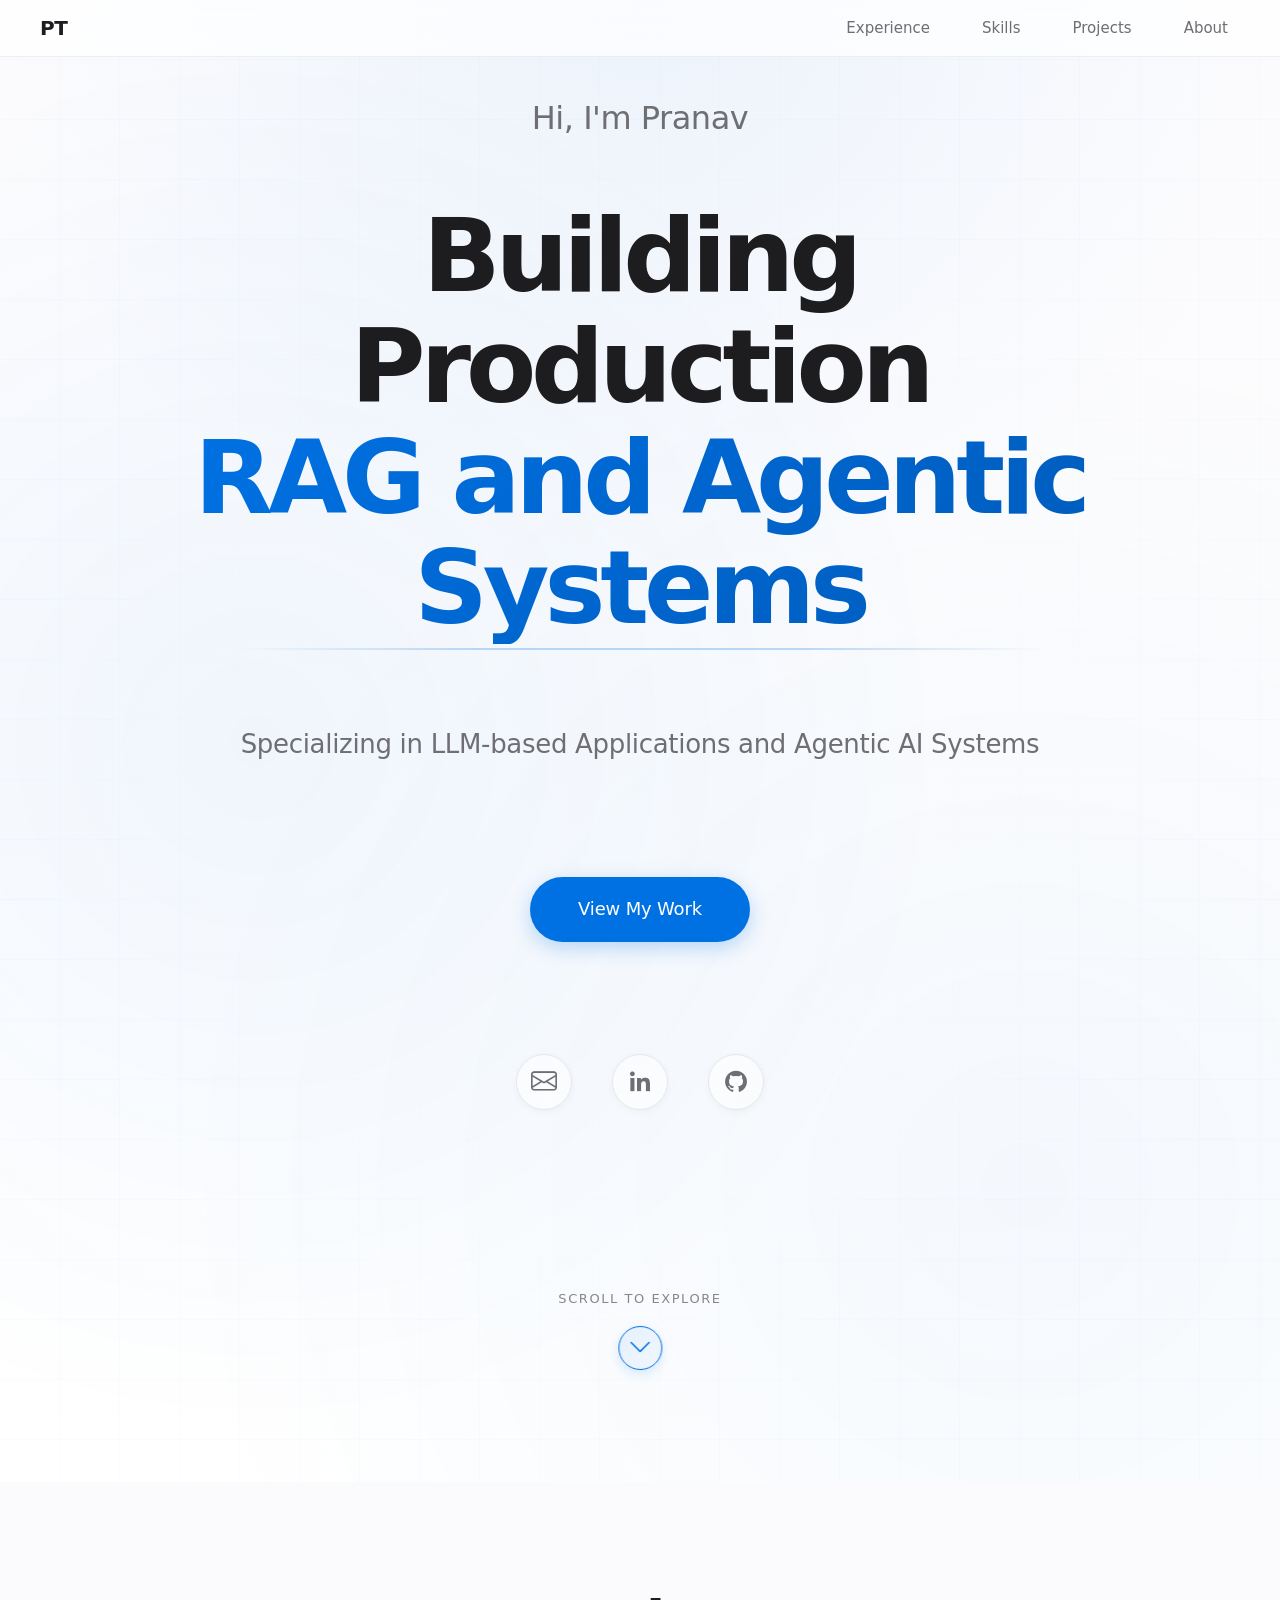
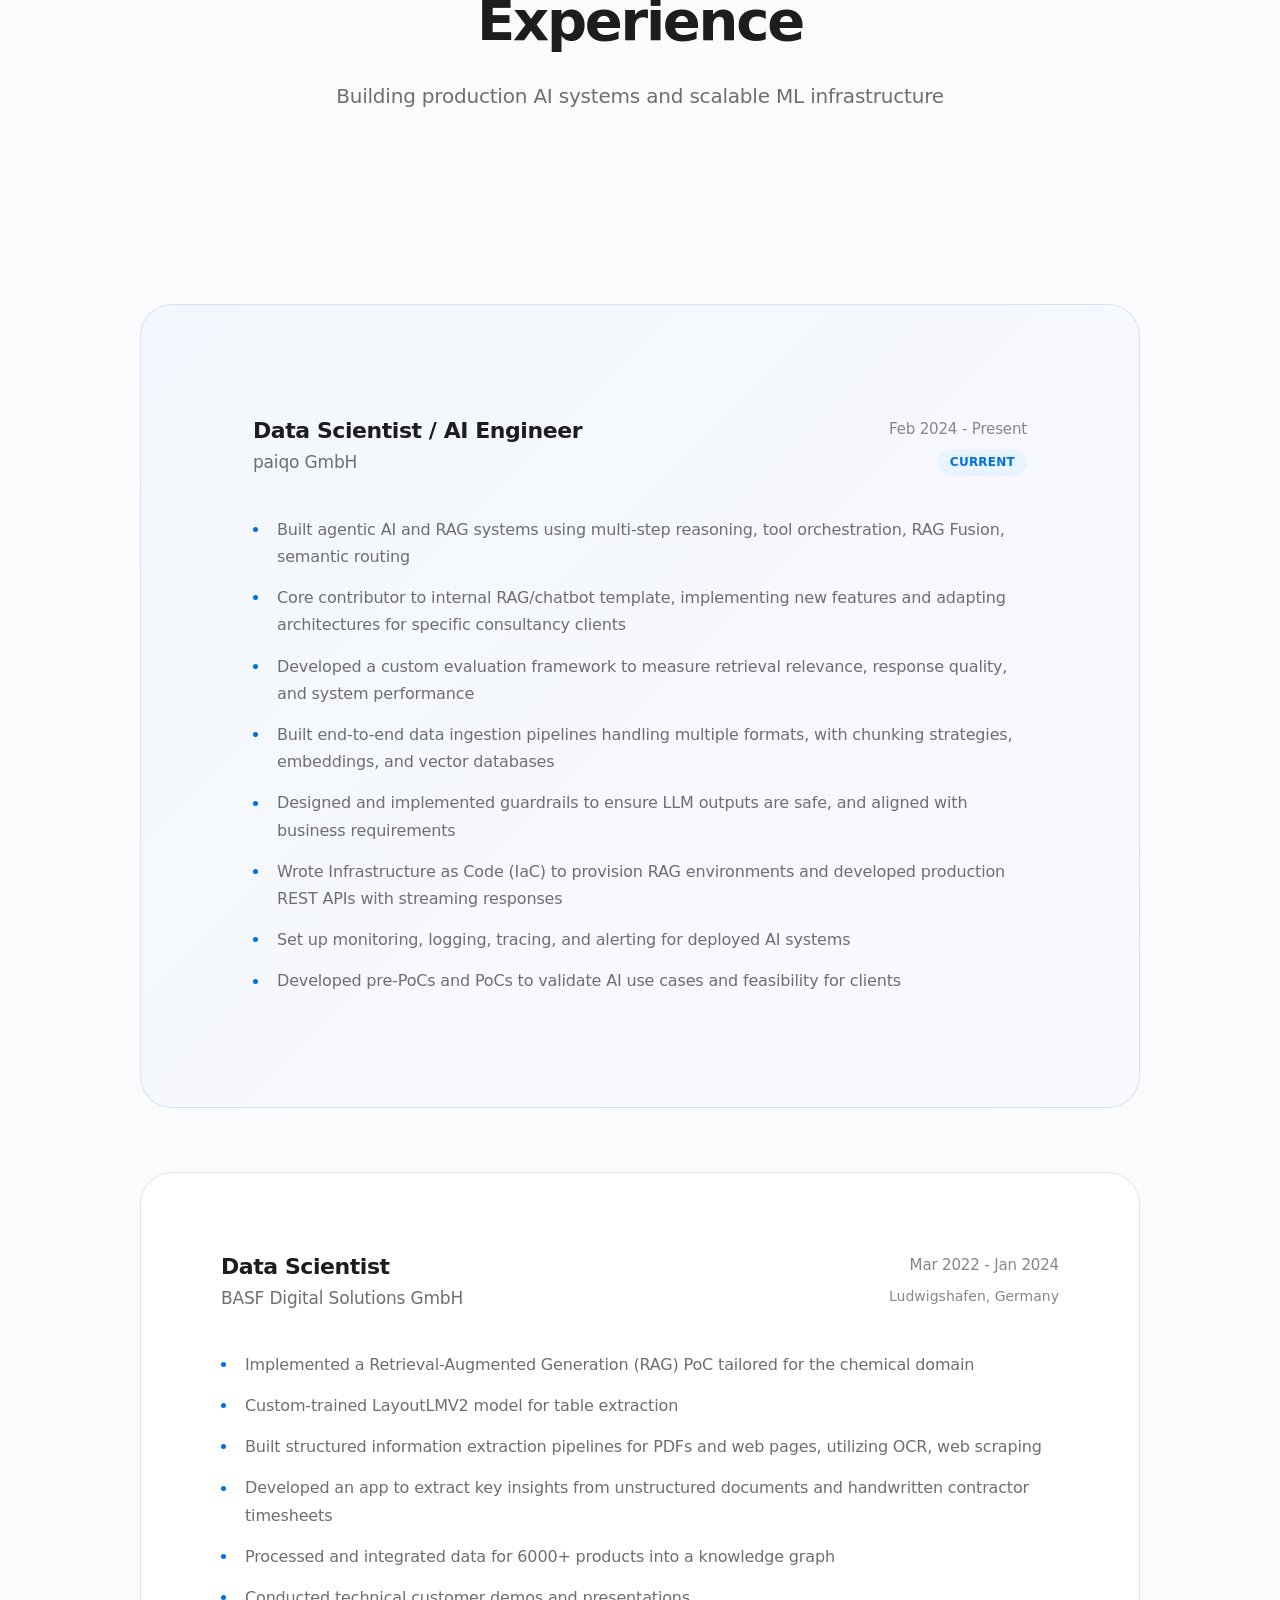
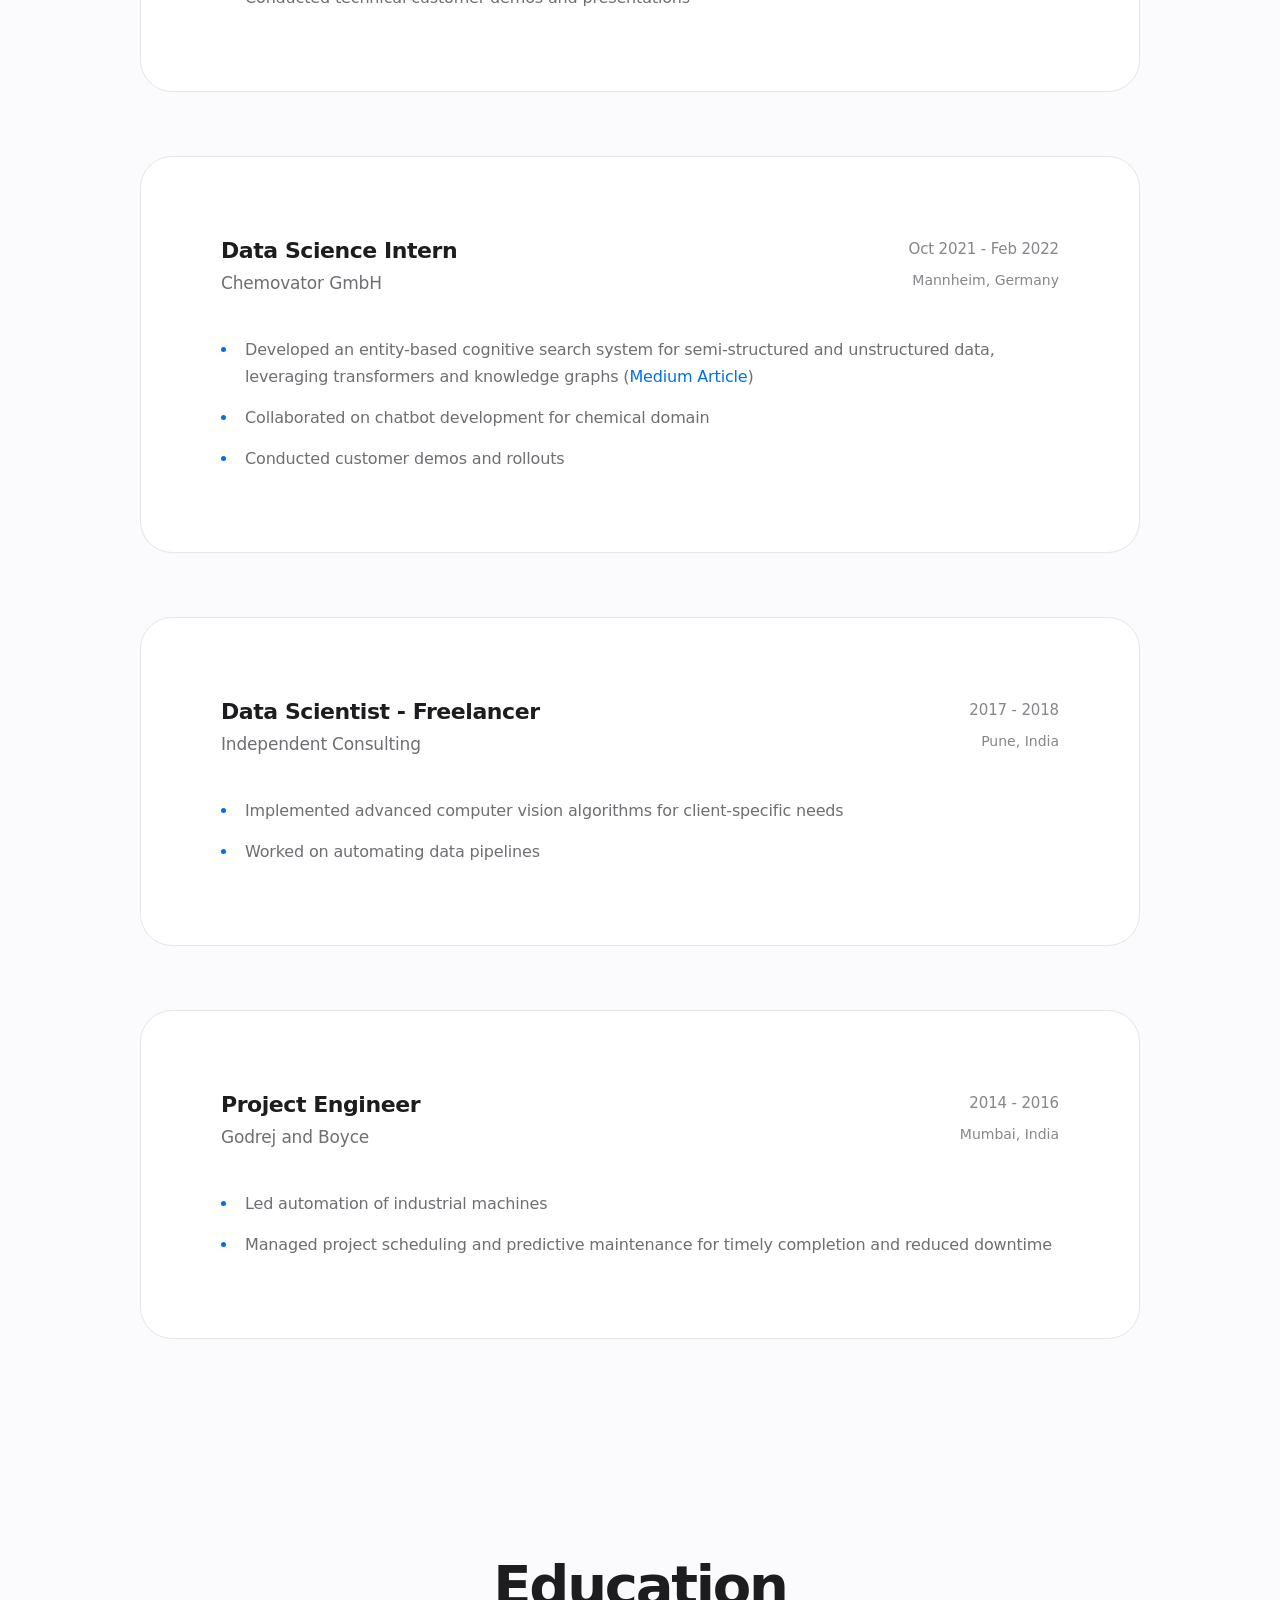
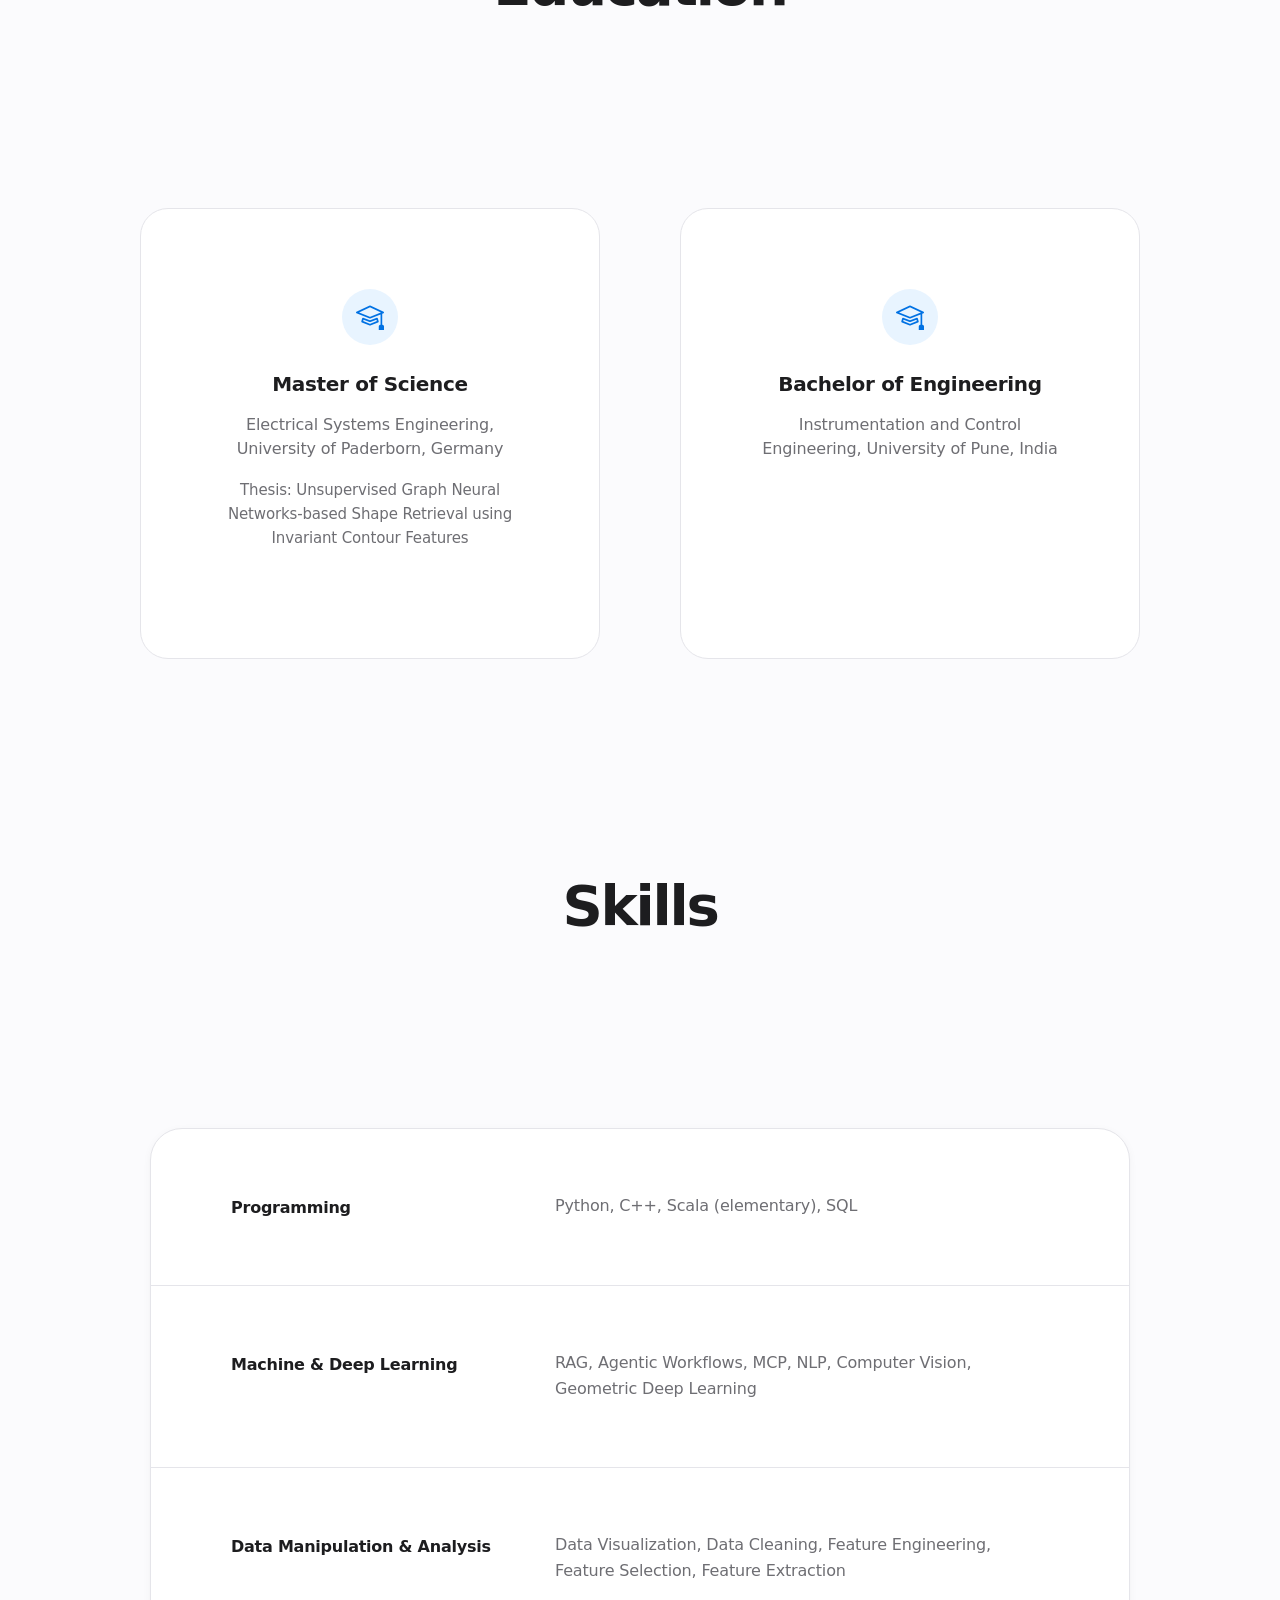
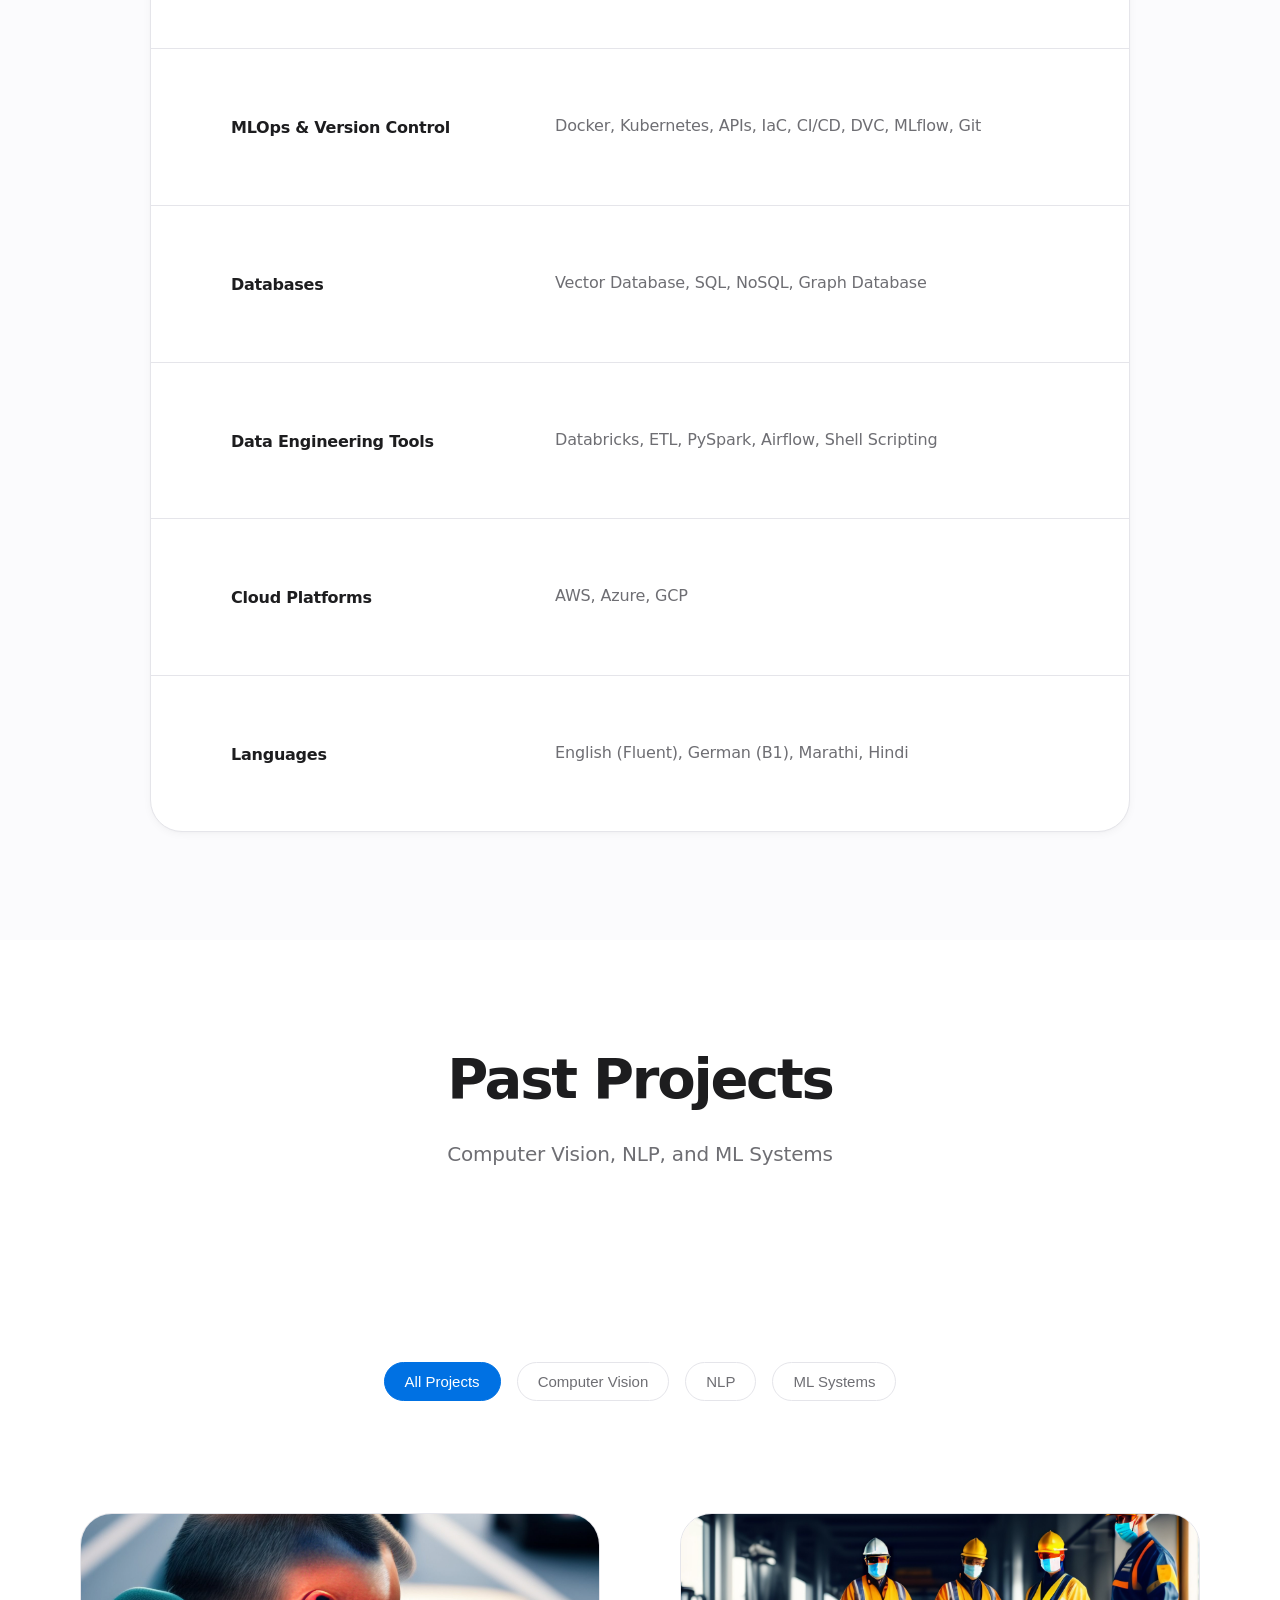
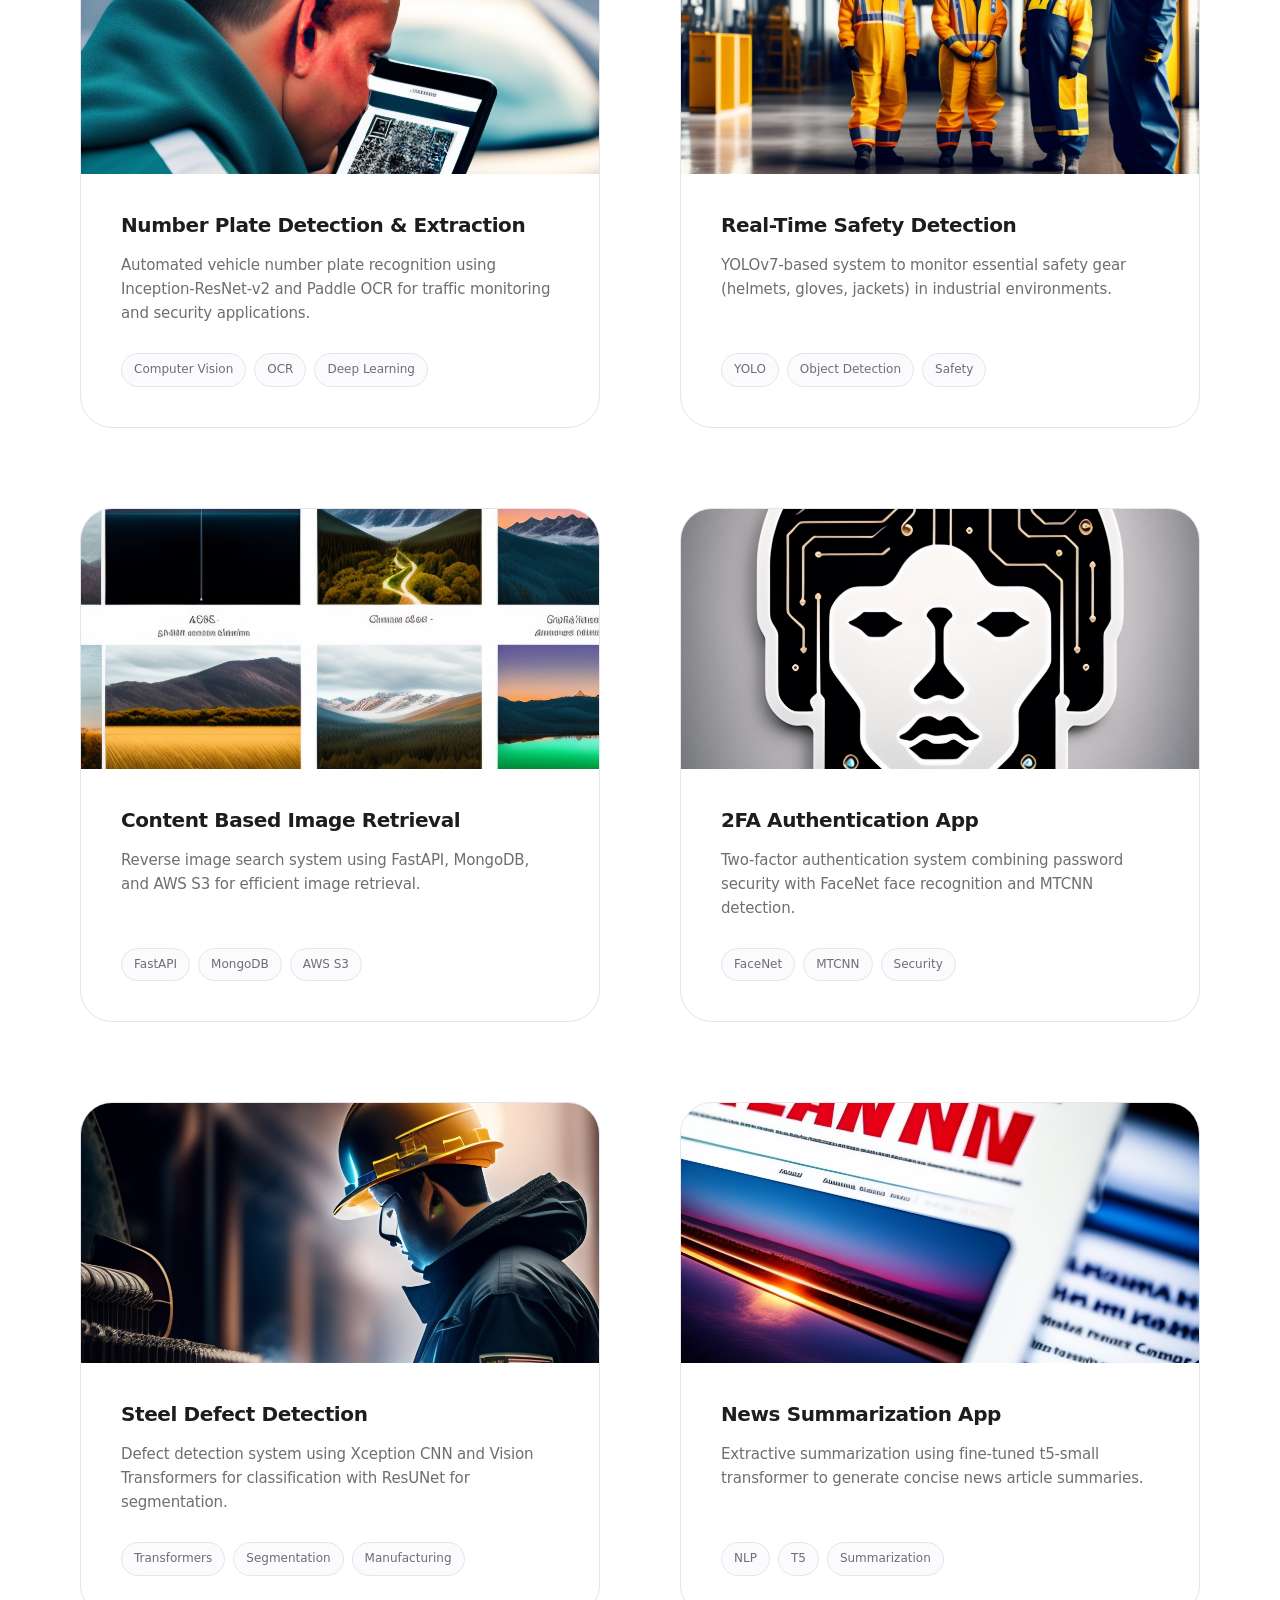
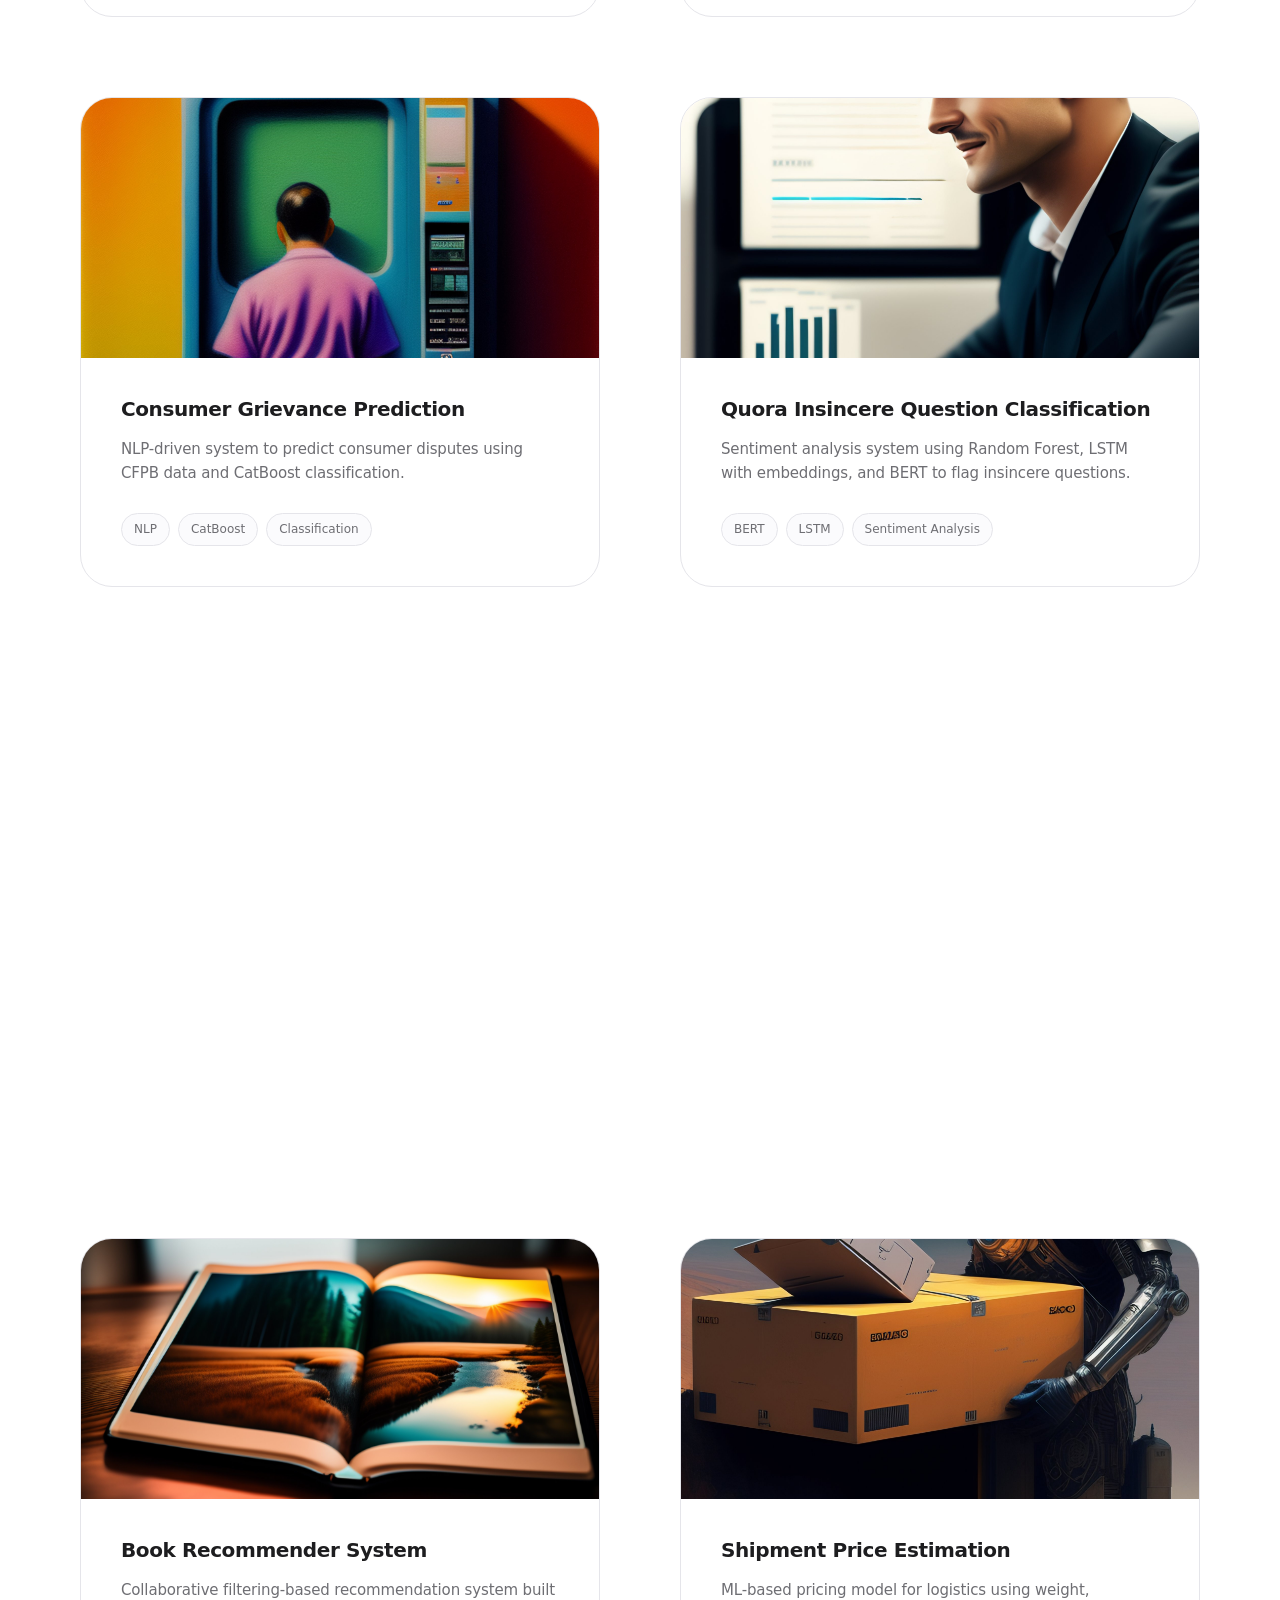
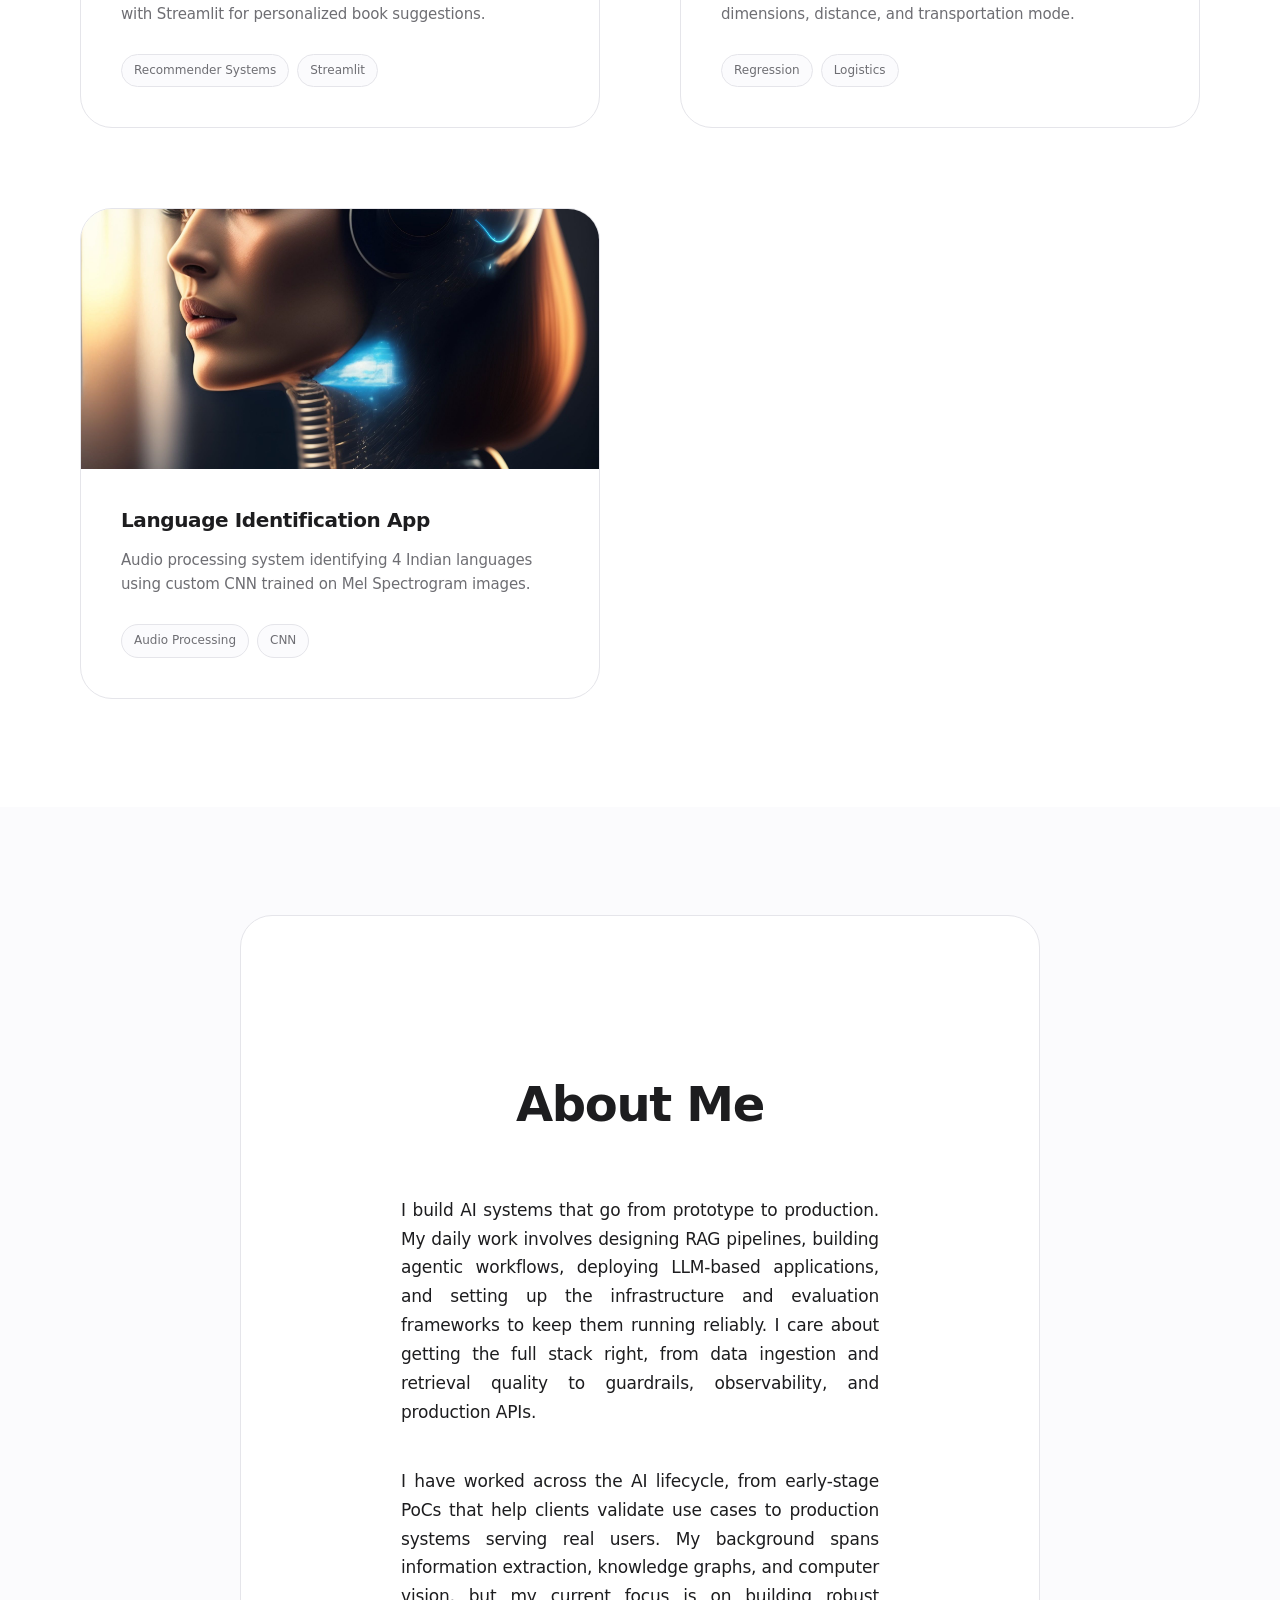
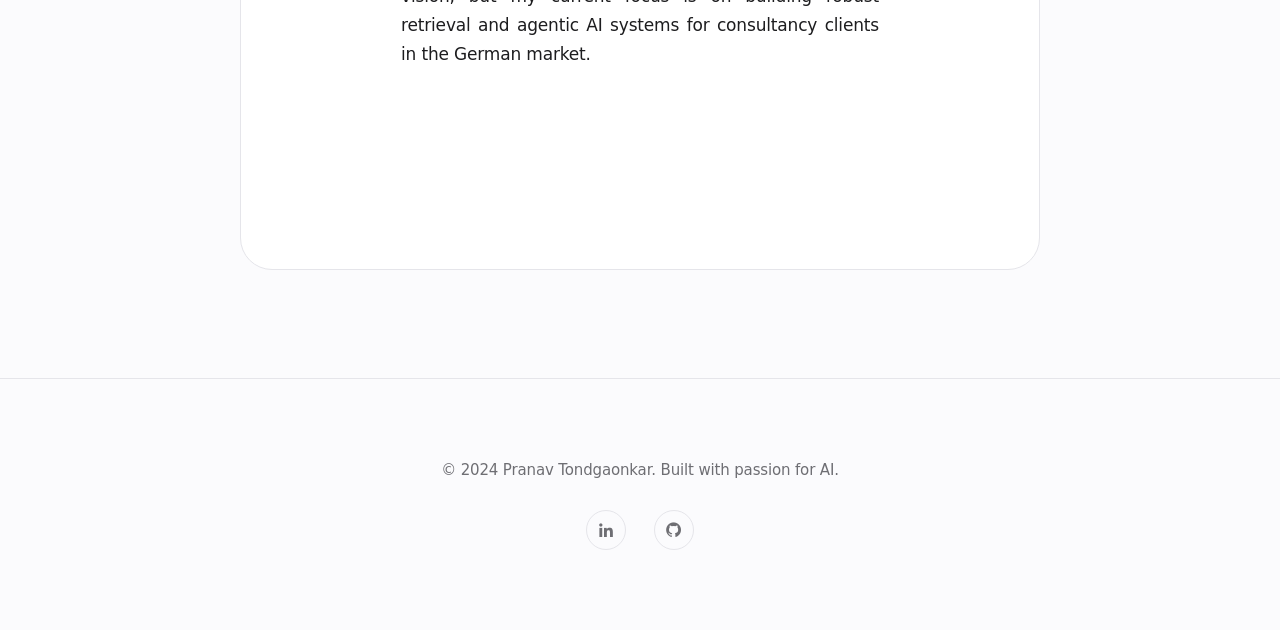
<file: index.html>
<!DOCTYPE html>
<html lang="en">

<head>
  <meta charset="utf-8">
  <meta content="width=device-width, initial-scale=1.0" name="viewport">

  <title>Pranav Tondgaonkar | AI Engineer & RAG Systems Expert</title>
  <meta content="Data Scientist specializing in Generative AI, RAG and Agentic Systems. Building production-ready AI solutions." name="description">
  <meta content="RAG, LLM, AI Engineer, Agentic AI, Large Language Models, Machine Learning, Python, FastAPI, Vector Databases, NLP" name="keywords">

  <!-- Open Graph / Social Media -->
  <meta property="og:type" content="website">
  <meta property="og:title" content="Pranav Tondgaonkar | Data Scientist & RAG Systems Expert">
  <meta property="og:description" content="Building production-ready AI solutions. RAG and Agentic Systems and LLM-based applications.">
  <meta property="og:image" content="assets/img/og-image.jpg">

  <!-- Favicons -->
  <link href="assets/img/logo.jpg" rel="icon">
  <link href="assets/img/apple-touch-icon.png" rel="apple-touch-icon">

  <!-- Google Fonts -->
  <link rel="preconnect" href="https://fonts.googleapis.com">
  <link rel="preconnect" href="https://fonts.gstatic.com" crossorigin>
  <link href="https://fonts.googleapis.com/css2?family=Inter:wght@400;500;600;700&family=Poppins:wght@600;700&display=swap" rel="stylesheet">

  <!-- Vendor CSS Files -->
  <link href="assets/vendor/aos/aos.css" rel="stylesheet">
  <link href="assets/vendor/bootstrap-icons/bootstrap-icons.css" rel="stylesheet">
  <link href="assets/vendor/boxicons/css/boxicons.min.css" rel="stylesheet">
  <link href="assets/vendor/glightbox/css/glightbox.min.css" rel="stylesheet">

  <!-- Main CSS File -->
  <link href="assets/css/style.css" rel="stylesheet">
</head>

<body>

  <!-- Navigation -->
  <nav id="navbar">
    <div class="nav-container">
      <a href="#hero" class="nav-logo">PT</a>
      <ul class="nav-menu">
        <li><a href="#experience" class="nav-link">Experience</a></li>
        <li><a href="#skills" class="nav-link">Skills</a></li>
        <li><a href="#projects" class="nav-link">Projects</a></li>
        <li><a href="#about" class="nav-link">About</a></li>
      </ul>
      <button class="mobile-nav-toggle" aria-label="Toggle navigation">
        <i class="bi bi-list"></i>
      </button>
    </div>
  </nav>

  <!-- Hero Section -->
  <section id="hero">
    <div class="hero-decorative-grid"></div>
    <div class="hero-container">
      <div class="hero-content" data-aos="fade-up">
        <h1 class="hero-title">
          <span class="hero-greeting">Hi, I'm Pranav</span>
          <span class="hero-main">Building Production<br><span class="gradient-text">RAG and Agentic Systems</span></span>
        </h1>
        <p class="hero-subtitle">
          Specializing in LLM-based Applications and Agentic AI Systems
        </p>
        <div class="hero-cta">
          <a href="#experience" class="btn btn-primary">
            <span>View My Work</span>
          </a>
        </div>
        <div class="hero-social">
          <a href="mailto:pranav.tondgaonkar@gmail.com" class="social-link" aria-label="Email">
            <i class="bi bi-envelope"></i>
          </a>
          <a href="https://www.linkedin.com/in/pranav-tondgaonkar" target="_blank" rel="noopener" class="social-link" aria-label="LinkedIn">
            <i class="bx bxl-linkedin"></i>
          </a>
          <a href="https://github.com/pranavtondgaonkar" target="_blank" rel="noopener" class="social-link" aria-label="GitHub">
            <i class="bx bxl-github"></i>
          </a>
        </div>
      </div>
    </div>

    <!-- Scroll Indicator -->
    <div class="scroll-indicator">
      <span class="scroll-text">Scroll to explore</span>
      <div class="scroll-arrow">
        <i class="bi bi-chevron-down"></i>
      </div>
    </div>
  </section>

<!-- Experience Section -->
<section id="experience" class="experience">
  <div class="container">
    <div class="section-header" data-aos="fade-up">
      <h2>Experience</h2>
      <p>Building production AI systems and scalable ML infrastructure</p>
    </div>

    <div class="experience-grid">

      <!-- Current Role - paiqo -->
      <div class="experience-card featured" data-aos="fade-up" data-aos-delay="100">
        <div class="experience-header">
          <div class="experience-title-group">
            <h3>Data Scientist / AI Engineer</h3>
            <h4>paiqo GmbH</h4>
          </div>
          <div class="experience-meta">
            <span class="experience-period">Feb 2024 - Present</span>
            <span class="experience-badge">Current</span>
          </div>
        </div>

        <div class="experience-description">
          <ul>
            <li>Built agentic AI and RAG systems using multi-step reasoning, tool orchestration, RAG Fusion, semantic routing</li>
            <li>Core contributor to internal RAG/chatbot template, implementing new features and adapting architectures for specific consultancy clients</li>
            <li>Developed a custom evaluation framework to measure retrieval relevance, response quality, and system performance</li>
            <li>Built end-to-end data ingestion pipelines handling multiple formats, with chunking strategies, embeddings, and vector databases</li>
            <li>Designed and implemented guardrails to ensure LLM outputs are safe, and aligned with business requirements</li>
            <li>Wrote Infrastructure as Code (IaC) to provision RAG environments and developed production REST APIs with streaming responses</li>
            <li>Set up monitoring, logging, tracing, and alerting for deployed AI systems</li>
            <li>Developed pre-PoCs and PoCs to validate AI use cases and feasibility for clients</li> 
          </ul>
        </div>
      </div>

      <!-- BASF -->
      <div class="experience-card" data-aos="fade-up" data-aos-delay="150">
        <div class="experience-header">
          <div class="experience-title-group">
            <h3>Data Scientist</h3>
            <h4>BASF Digital Solutions GmbH</h4>
          </div>
          <div class="experience-meta">
            <span class="experience-period">Mar 2022 - Jan 2024</span>
            <span class="experience-location">Ludwigshafen, Germany</span>
          </div>
        </div>

        <div class="experience-description">
          <ul>
            <li>Implemented a Retrieval-Augmented Generation (RAG) PoC tailored for the chemical domain</li>
            <li>Custom-trained LayoutLMV2 model for table extraction</li>
            <li>Built structured information extraction pipelines for PDFs and web pages, utilizing OCR, web scraping</li>
            <li>Developed an app to extract key insights from unstructured documents and handwritten contractor timesheets</li>            
            <li>Processed and integrated data for 6000+ products into a knowledge graph</li>
            <li>Conducted technical customer demos and presentations</li>
          </ul>
        </div>
      </div>

      <!-- Chemovator -->
      <div class="experience-card" data-aos="fade-up" data-aos-delay="200">
        <div class="experience-header">
          <div class="experience-title-group">
            <h3>Data Science Intern</h3>
            <h4>Chemovator GmbH</h4>
          </div>
          <div class="experience-meta">
            <span class="experience-period">Oct 2021 - Feb 2022</span>
            <span class="experience-location">Mannheim, Germany</span>
          </div>
        </div>

        <div class="experience-description">
          <ul>
            <li>Developed an entity-based cognitive search system for semi-structured and unstructured data, leveraging transformers and knowledge graphs (<a href="https://medium.com/@pranavrel/convert-documents-into-knowledge-graph-fe38dfe2eb17" target="_blank" rel="noopener">Medium Article</a>)</li>
            <li>Collaborated on chatbot development for chemical domain</li>
            <li>Conducted customer demos and rollouts</li>
          </ul>
        </div>
      </div>

      <!-- Freelancer -->
      <div class="experience-card" data-aos="fade-up" data-aos-delay="250">
        <div class="experience-header">
          <div class="experience-title-group">
            <h3>Data Scientist - Freelancer</h3>
            <h4>Independent Consulting</h4>
          </div>
          <div class="experience-meta">
            <span class="experience-period">2017 - 2018</span>
            <span class="experience-location">Pune, India</span>
          </div>
        </div>

        <div class="experience-description">
          <ul>
            <li>Implemented advanced computer vision algorithms for client-specific needs</li>
            <li>Worked on automating data pipelines</li>
          </ul>
        </div>
      </div>

      <!-- Godrej -->
      <div class="experience-card" data-aos="fade-up" data-aos-delay="300">
        <div class="experience-header">
          <div class="experience-title-group">
            <h3>Project Engineer</h3>
            <h4>Godrej and Boyce</h4>
          </div>
          <div class="experience-meta">
            <span class="experience-period">2014 - 2016</span>
            <span class="experience-location">Mumbai, India</span>
          </div>
        </div>

        <div class="experience-description">
          <ul>
            <li>Led automation of industrial machines</li>
            <li>Managed project scheduling and predictive maintenance for timely completion and reduced downtime</li>
          </ul>
        </div>
      </div>

    </div>
    </div>
  </section>

  <!-- Education Section -->
  <section id="education" class="experience">
    <div class="container">
      <div class="section-header" data-aos="fade-up">
        <h2>Education</h2>
      </div>

      <div class="education-grid" data-aos="fade-up" data-aos-delay="100">
        <div class="education-card">
          <div class="education-icon">
            <i class="bi bi-mortarboard"></i>
          </div>
          <h4>Master of Science</h4>
          <p class="institution">Electrical Systems Engineering, University of Paderborn, Germany</p>
          <p class="thesis">Thesis: Unsupervised Graph Neural Networks-based Shape Retrieval using Invariant Contour Features</p>
        </div>
        <div class="education-card">
          <div class="education-icon">
            <i class="bi bi-mortarboard"></i>
          </div>
          <h4>Bachelor of Engineering</h4>
          <p class="institution">Instrumentation and Control Engineering, University of Pune, India</p>
        </div>
      </div>
    </div>
  </section>

  <!-- Skills Section - Compact Single Page -->
  <section id="skills" class="skills">
    <div class="container">
      <div class="section-header" data-aos="fade-up">
        <h2>Skills</h2>
      </div>

      <div class="skills-compact">
        <div class="skill-row" data-aos="fade-up" data-aos-delay="50">
          <div class="skill-label">Programming</div>
          <div class="skill-value">Python, C++, Scala (elementary), SQL</div>
        </div>

        <div class="skill-row" data-aos="fade-up" data-aos-delay="100">
          <div class="skill-label">Machine & Deep Learning</div>
          <div class="skill-value">RAG, Agentic Workflows, MCP, NLP, Computer Vision, Geometric Deep Learning</div>
        </div>

        <div class="skill-row" data-aos="fade-up" data-aos-delay="150">
          <div class="skill-label">Data Manipulation & Analysis</div>
          <div class="skill-value">Data Visualization, Data Cleaning, Feature Engineering, Feature Selection, Feature Extraction</div>
        </div>

        <div class="skill-row" data-aos="fade-up" data-aos-delay="200">
          <div class="skill-label">MLOps & Version Control</div>
          <div class="skill-value">Docker, Kubernetes, APIs, IaC, CI/CD, DVC, MLflow, Git</div>
        </div>

        <div class="skill-row" data-aos="fade-up" data-aos-delay="250">
          <div class="skill-label">Databases</div>
          <div class="skill-value">Vector Database, SQL, NoSQL, Graph Database</div>
        </div>

        <div class="skill-row" data-aos="fade-up" data-aos-delay="300">
          <div class="skill-label">Data Engineering Tools</div>
          <div class="skill-value">Databricks, ETL, PySpark, Airflow, Shell Scripting</div>
        </div>

        <div class="skill-row" data-aos="fade-up" data-aos-delay="350">
          <div class="skill-label">Cloud Platforms</div>
          <div class="skill-value">AWS, Azure, GCP</div>
        </div>

        <div class="skill-row" data-aos="fade-up" data-aos-delay="400">
          <div class="skill-label">Languages</div>
          <div class="skill-value">English (Fluent), German (B1), Marathi, Hindi</div>
        </div>
      </div>
    </div>
  </section>

  <!-- Projects Section -->
  <section id="projects" class="projects">
    <div class="container">
      <div class="section-header" data-aos="fade-up">
        <h2>Past Projects</h2>
        <p>Computer Vision, NLP, and ML Systems</p>
      </div>

      <div class="projects-filter" data-aos="fade-up" data-aos-delay="100">
        <button class="filter-btn active" data-filter="*">All Projects</button>
        <button class="filter-btn" data-filter=".cv">Computer Vision</button>
        <button class="filter-btn" data-filter=".nlp">NLP</button>
        <button class="filter-btn" data-filter=".ml">ML Systems</button>
      </div>

      <div class="projects-grid">

        <div class="project-card cv" data-aos="fade-up" data-aos-delay="100">
          <div class="project-image">
            <img src="assets/img/portfolio/automatic-number-plate-detection.jpg" alt="Number Plate Detection">
            <div class="project-overlay">
              <a href="https://github.com/pranavtondgaonkar/CV-NUMBER-PLATE-RECOGNITION" target="_blank" rel="noopener" class="project-link">
                <i class="bi bi-github"></i> View on GitHub
              </a>
            </div>
          </div>
          <div class="project-content">
            <h3>Number Plate Detection & Extraction</h3>
            <p>Automated vehicle number plate recognition using Inception-ResNet-v2 and Paddle OCR for traffic monitoring and security applications.</p>
            <div class="project-tags">
              <span>Computer Vision</span>
              <span>OCR</span>
              <span>Deep Learning</span>
            </div>
          </div>
        </div>

        <div class="project-card cv" data-aos="fade-up" data-aos-delay="150">
          <div class="project-image">
            <img src="assets/img/portfolio/ISD.jpg" alt="Industry Safety Detection">
            <div class="project-overlay">
              <a href="https://github.com/pranavtondgaonkar/CV-YOLO-ISD" target="_blank" rel="noopener" class="project-link">
                <i class="bi bi-github"></i> View on GitHub
              </a>
            </div>
          </div>
          <div class="project-content">
            <h3>Real-Time Safety Detection</h3>
            <p>YOLOv7-based system to monitor essential safety gear (helmets, gloves, jackets) in industrial environments.</p>
            <div class="project-tags">
              <span>YOLO</span>
              <span>Object Detection</span>
              <span>Safety</span>
            </div>
          </div>
        </div>

        <div class="project-card cv" data-aos="fade-up" data-aos-delay="200">
          <div class="project-image">
            <img src="assets/img/portfolio/CBIR.jpg" alt="Content Based Image Retrieval">
            <div class="project-overlay">
              <a href="https://github.com/pranavtondgaonkar/CV-IMAGE-SEARCH-PREDICTION" target="_blank" rel="noopener" class="project-link">
                <i class="bi bi-github"></i> View on GitHub
              </a>
            </div>
          </div>
          <div class="project-content">
            <h3>Content Based Image Retrieval</h3>
            <p>Reverse image search system using FastAPI, MongoDB, and AWS S3 for efficient image retrieval.</p>
            <div class="project-tags">
              <span>FastAPI</span>
              <span>MongoDB</span>
              <span>AWS S3</span>
            </div>
          </div>
        </div>

        <div class="project-card cv" data-aos="fade-up" data-aos-delay="250">
          <div class="project-image">
            <img src="assets/img/portfolio/face-authentication-app.jpg" alt="Face Authentication">
            <div class="project-overlay">
              <a href="https://github.com/pranavtondgaonkar/CV-AUTHENTICATION-APP" target="_blank" rel="noopener" class="project-link">
                <i class="bi bi-github"></i> View on GitHub
              </a>
            </div>
          </div>
          <div class="project-content">
            <h3>2FA Authentication App</h3>
            <p>Two-factor authentication system combining password security with FaceNet face recognition and MTCNN detection.</p>
            <div class="project-tags">
              <span>FaceNet</span>
              <span>MTCNN</span>
              <span>Security</span>
            </div>
          </div>
        </div>

        <div class="project-card cv" data-aos="fade-up" data-aos-delay="300">
          <div class="project-image">
            <img src="assets/img/portfolio/steel.jpg" alt="Steel Defect Detection">
            <div class="project-overlay">
              <a href="https://github.com/pranavtondgaonkar/defect-detection-for-Steel-Defects" target="_blank" rel="noopener" class="project-link">
                <i class="bi bi-github"></i> View on GitHub
              </a>
            </div>
          </div>
          <div class="project-content">
            <h3>Steel Defect Detection</h3>
            <p>Defect detection system using Xception CNN and Vision Transformers for classification with ResUNet for segmentation.</p>
            <div class="project-tags">
              <span>Transformers</span>
              <span>Segmentation</span>
              <span>Manufacturing</span>
            </div>
          </div>
        </div>

        <div class="project-card nlp" data-aos="fade-up" data-aos-delay="100">
          <div class="project-image">
            <img src="assets/img/portfolio/news-summerization.jpg" alt="News Summarization">
            <div class="project-overlay">
              <a href="https://github.com/pranavtondgaonkar/NLP-NEWS-SUMMERIZATION" target="_blank" rel="noopener" class="project-link">
                <i class="bi bi-github"></i> View on GitHub
              </a>
            </div>
          </div>
          <div class="project-content">
            <h3>News Summarization App</h3>
            <p>Extractive summarization using fine-tuned t5-small transformer to generate concise news article summaries.</p>
            <div class="project-tags">
              <span>NLP</span>
              <span>T5</span>
              <span>Summarization</span>
            </div>
          </div>
        </div>

        <div class="project-card nlp" data-aos="fade-up" data-aos-delay="150">
          <div class="project-image">
            <img src="assets/img/portfolio/consumer-complaint.jpg" alt="Consumer Complaint">
            <div class="project-overlay">
              <a href="https://github.com/pranavtondgaonkar/NLP-CONSUMER-COMPLAINT" target="_blank" rel="noopener" class="project-link">
                <i class="bi bi-github"></i> View on GitHub
              </a>
            </div>
          </div>
          <div class="project-content">
            <h3>Consumer Grievance Prediction</h3>
            <p>NLP-driven system to predict consumer disputes using CFPB data and CatBoost classification.</p>
            <div class="project-tags">
              <span>NLP</span>
              <span>CatBoost</span>
              <span>Classification</span>
            </div>
          </div>
        </div>

        <div class="project-card nlp" data-aos="fade-up" data-aos-delay="200">
          <div class="project-image">
            <img src="assets/img/portfolio/quora.jpg" alt="Quora Classification">
            <div class="project-overlay">
              <a href="https://github.com/pranavtondgaonkar/sentiment-analysis-quora-insincere-question-classification" target="_blank" rel="noopener" class="project-link">
                <i class="bi bi-github"></i> View on GitHub
              </a>
            </div>
          </div>
          <div class="project-content">
            <h3>Quora Insincere Question Classification</h3>
            <p>Sentiment analysis system using Random Forest, LSTM with embeddings, and BERT to flag insincere questions.</p>
            <div class="project-tags">
              <span>BERT</span>
              <span>LSTM</span>
              <span>Sentiment Analysis</span>
            </div>
          </div>
        </div>

        <div class="project-card nlp" data-aos="fade-up" data-aos-delay="250">
          <div class="project-image">
            <img src="assets/img/portfolio/stackoverflow.jpg" alt="StackOverflow Classification">
            <div class="project-overlay">
              <a href="https://github.com/pranavtondgaonkar/NLP-STACKOVERFLOW-CLASSIFICATION" target="_blank" rel="noopener" class="project-link">
                <i class="bi bi-github"></i> View on GitHub
              </a>
            </div>
          </div>
          <div class="project-content">
            <h3>StackOverflow Question Classification</h3>
            <p>Classification system with DVC for version control, differentiating Python vs non-Python questions.</p>
            <div class="project-tags">
              <span>NLP</span>
              <span>DVC</span>
              <span>MLOps</span>
            </div>
          </div>
        </div>

        <div class="project-card ml" data-aos="fade-up" data-aos-delay="100">
          <div class="project-image">
            <img src="assets/img/portfolio/aps-failure-prediction.jpg" alt="APS Failure Prediction">
            <div class="project-overlay">
              <a href="https://github.com/pranavtondgaonkar/ML-SCANIA-APS-FAILURE-PREDICTION" target="_blank" rel="noopener" class="project-link">
                <i class="bi bi-github"></i> View on GitHub
              </a>
            </div>
          </div>
          <div class="project-content">
            <h3>APS Failure Prediction</h3>
            <p>Predictive maintenance system for heavy-duty vehicles to forecast APS failures and reduce repair costs.</p>
            <div class="project-tags">
              <span>Machine Learning</span>
              <span>Predictive Maintenance</span>
            </div>
          </div>
        </div>

        <div class="project-card ml" data-aos="fade-up" data-aos-delay="150">
          <div class="project-image">
            <img src="assets/img/portfolio/boook-rec-sys.jpg" alt="Book Recommender">
            <div class="project-overlay">
              <a href="https://github.com/pranavtondgaonkar/REC-SYS-BOOK" target="_blank" rel="noopener" class="project-link">
                <i class="bi bi-github"></i> View on GitHub
              </a>
            </div>
          </div>
          <div class="project-content">
            <h3>Book Recommender System</h3>
            <p>Collaborative filtering-based recommendation system built with Streamlit for personalized book suggestions.</p>
            <div class="project-tags">
              <span>Recommender Systems</span>
              <span>Streamlit</span>
            </div>
          </div>
        </div>

        <div class="project-card ml" data-aos="fade-up" data-aos-delay="200">
          <div class="project-image">
            <img src="assets/img/portfolio/shipment.jpg" alt="Shipment Price">
            <div class="project-overlay">
              <a href="https://github.com/pranavtondgaonkar/ML-PRICE-PREDICTION" target="_blank" rel="noopener" class="project-link">
                <i class="bi bi-github"></i> View on GitHub
              </a>
            </div>
          </div>
          <div class="project-content">
            <h3>Shipment Price Estimation</h3>
            <p>ML-based pricing model for logistics using weight, dimensions, distance, and transportation mode.</p>
            <div class="project-tags">
              <span>Regression</span>
              <span>Logistics</span>
            </div>
          </div>
        </div>

        <div class="project-card cv ml" data-aos="fade-up" data-aos-delay="250">
          <div class="project-image">
            <img src="assets/img/portfolio/language-identification.jpg" alt="Language Identification">
            <div class="project-overlay">
              <a href="https://github.com/pranavtondgaonkar/AP-LANGUAGE-IDENTIFICATION" target="_blank" rel="noopener" class="project-link">
                <i class="bi bi-github"></i> View on GitHub
              </a>
            </div>
          </div>
          <div class="project-content">
            <h3>Language Identification App</h3>
            <p>Audio processing system identifying 4 Indian languages using custom CNN trained on Mel Spectrogram images.</p>
            <div class="project-tags">
              <span>Audio Processing</span>
              <span>CNN</span>
            </div>
          </div>
        </div>

      </div>
    </div>
  </section>

  <!-- About Section -->
  <section id="about" class="about">
    <div class="container">
      <div class="about-content" data-aos="fade-up">
        <div class="about-text">
          <h2>About Me</h2>
          <p style="text-align: justify;">
            I build AI systems that go from prototype to production. My daily work involves designing RAG pipelines, building agentic workflows, deploying LLM-based applications, and setting up the infrastructure and evaluation frameworks to keep them running reliably. I care about getting the full stack right, from data ingestion and retrieval quality to guardrails, observability, and production APIs.
          </p>
          <p style="text-align: justify;">
            I have worked across the AI lifecycle, from early-stage PoCs that help clients validate use cases to production systems serving real users. My background spans information extraction, knowledge graphs, and computer vision, but my current focus is on building robust retrieval and agentic AI systems for consultancy clients in the German market.
          </p>
        </div>
      </div>
    </div>
  </section>


  <!-- Footer -->
  <footer id="footer">
    <div class="container">
      <p>&copy; 2024 Pranav Tondgaonkar. Built with passion for AI.</p>
      <div class="footer-links">
        <a href="https://www.linkedin.com/in/pranav-tondgaonkar" target="_blank" rel="noopener"><i class="bx bxl-linkedin"></i></a>
        <a href="https://github.com/pranavtondgaonkar" target="_blank" rel="noopener"><i class="bx bxl-github"></i></a>
      </div>
    </div>
  </footer>

  <!-- Back to Top Button -->
  <a href="#hero" class="back-to-top">
    <i class="bi bi-arrow-up"></i>
  </a>

  <!-- Vendor JS Files -->
  <script src="assets/vendor/aos/aos.js"></script>
  <script src="assets/vendor/glightbox/js/glightbox.min.js"></script>
  <script src="assets/vendor/typed.js/typed.umd.js"></script>

  <!-- Main JS File -->
  <script src="assets/js/main.js"></script>

</body>

</html>
</file>
<file: assets/css/style.css>
/*
* Portfolio - Apple/Linear Inspired Design
* Clean, minimal, professional aesthetic
*/

/*--------------------------------------------------------------
# CSS Variables & Design System
--------------------------------------------------------------*/
:root {
  /* Colors - Enhanced Apple Theme */
  --primary-bg: #FFFFFF;
  --secondary-bg: #FBFBFD;
  --tertiary-bg: #F5F5F7;
  --accent: #0071E3;
  --accent-hover: #0077ED;
  --accent-light: #E8F4FF;
  --text-primary: #1D1D1F;
  --text-secondary: #6E6E73;
  --text-tertiary: #86868B;
  --border-color: #D2D2D7;
  --border-light: #E5E5EA;
  --card-bg: #FFFFFF;
  --shadow-color: rgba(0, 0, 0, 0.04);

  /* Typography */
  --font-body: -apple-system, BlinkMacSystemFont, 'SF Pro Text', system-ui, sans-serif;
  --font-heading: -apple-system, BlinkMacSystemFont, 'SF Pro Display', system-ui, sans-serif;

  /* Enhanced Spacing - More Generous */
  --spacing-xs: 0.5rem;
  --spacing-sm: 1rem;
  --spacing-md: 1.75rem;
  --spacing-lg: 2.5rem;
  --spacing-xl: 4rem;
  --spacing-2xl: 5rem;
  --spacing-3xl: 7rem;
  --spacing-4xl: 10rem;
  --spacing-5xl: 12rem;

  /* Apple-Style Transitions */
  --transition-fast: 0.2s cubic-bezier(0.28, 0.11, 0.32, 1);
  --transition-normal: 0.35s cubic-bezier(0.28, 0.11, 0.32, 1);
  --transition-slow: 0.5s cubic-bezier(0.28, 0.11, 0.32, 1);

  /* Border Radius */
  --radius-sm: 0.5rem;
  --radius-md: 0.875rem;
  --radius-lg: 1.125rem;
  --radius-xl: 1.75rem;
  --radius-2xl: 2rem;

  /* Enhanced Shadows - Softer & More Diffused */
  --shadow-xs: 0 1px 2px 0 rgba(0, 0, 0, 0.03);
  --shadow-sm: 0 2px 8px 0 rgba(0, 0, 0, 0.04), 0 1px 3px -1px rgba(0, 0, 0, 0.03);
  --shadow-md: 0 8px 16px -4px rgba(0, 0, 0, 0.06), 0 4px 8px -2px rgba(0, 0, 0, 0.04);
  --shadow-lg: 0 16px 32px -8px rgba(0, 0, 0, 0.08), 0 8px 16px -4px rgba(0, 0, 0, 0.05);
  --shadow-xl: 0 24px 48px -12px rgba(0, 0, 0, 0.10), 0 12px 24px -6px rgba(0, 0, 0, 0.06);
}

/*--------------------------------------------------------------
# Reset & Base Styles
--------------------------------------------------------------*/
* {
  margin: 0;
  padding: 0;
  box-sizing: border-box;
}

html {
  scroll-behavior: smooth;
  scroll-padding-top: 80px;
}

body {
  font-family: var(--font-body);
  background-color: var(--primary-bg);
  color: var(--text-primary);
  line-height: 1.6;
  font-size: 1.0625rem;
  overflow-x: hidden;
  -webkit-font-smoothing: antialiased;
  -moz-osx-font-smoothing: grayscale;
  text-rendering: optimizeLegibility;
}

::selection {
  background-color: var(--accent-light);
  color: var(--text-primary);
}

/*--------------------------------------------------------------
# Typography
--------------------------------------------------------------*/
h1, h2, h3, h4, h5, h6 {
  font-family: -apple-system, BlinkMacSystemFont, 'SF Pro Display', system-ui, sans-serif;
  font-weight: 600;
  color: var(--text-primary);
  line-height: 1.16667;
  letter-spacing: -0.022em;
}

h1 {
  font-size: clamp(2.5rem, 5vw, 4rem);
  font-weight: 700;
  letter-spacing: -0.032em;
  margin-bottom: var(--spacing-md);
}

h2 {
  font-size: clamp(2rem, 4vw, 3rem);
  font-weight: 600;
  margin-bottom: var(--spacing-lg);
  letter-spacing: -0.028em;
}

h3 {
  font-size: clamp(1.5rem, 3vw, 2rem);
  margin-bottom: var(--spacing-md);
  letter-spacing: -0.020em;
}

h4 {
  font-size: clamp(1.25rem, 2.5vw, 1.5rem);
  margin-bottom: var(--spacing-sm);
  letter-spacing: -0.016em;
}

p {
  margin-bottom: var(--spacing-md);
  color: var(--text-secondary);
  font-size: 1.0625rem;
  line-height: 1.52947;
  font-family: -apple-system, BlinkMacSystemFont, 'SF Pro Text', system-ui, sans-serif;
  letter-spacing: -0.01em;
}

a {
  color: var(--accent);
  text-decoration: none;
  transition: var(--transition-normal);
}

a:hover {
  color: var(--accent-hover);
}

.lead {
  font-size: 1.3125rem;
  color: var(--text-primary);
  font-weight: 400;
  line-height: 1.52947;
  font-family: -apple-system, BlinkMacSystemFont, 'SF Pro Text', system-ui, sans-serif;
  letter-spacing: -0.01em;
}

/*--------------------------------------------------------------
# Container & Layout
--------------------------------------------------------------*/
.container {
  max-width: 1200px;
  margin: 0 auto;
  padding: 0 var(--spacing-lg);
}

@media (max-width: 768px) {
  .container {
    padding: 0 var(--spacing-md);
  }
}

section {
  padding: clamp(5rem, 12vh, 9rem) 0;
  position: relative;
}

/*--------------------------------------------------------------
# Section Headers
--------------------------------------------------------------*/
.section-header {
  text-align: center;
  margin-bottom: var(--spacing-5xl);
  max-width: 880px;
  margin-left: auto;
  margin-right: auto;
}

.section-header h2 {
  margin-bottom: var(--spacing-md);
  font-size: clamp(2.5rem, 5vw, 3.5rem);
  font-weight: 700;
  letter-spacing: -0.04em;
  line-height: 1.1;
}

.section-header p {
  color: var(--text-secondary);
  font-size: 1.25rem;
  line-height: 1.6;
  font-weight: 400;
}

.section-tag {
  display: inline-block;
  padding: 0.375rem 0.75rem;
  background: var(--accent-light);
  color: var(--accent);
  border-radius: 2rem;
  font-size: 0.875rem;
  font-weight: 500;
  margin-bottom: var(--spacing-sm);
  letter-spacing: 0.01em;
}

/*--------------------------------------------------------------
# Buttons
--------------------------------------------------------------*/
.btn {
  display: inline-flex;
  align-items: center;
  gap: 0.5rem;
  padding: 1rem 2.25rem;
  border-radius: 980px;
  font-weight: 500;
  font-size: 1.0625rem;
  transition: all var(--transition-normal);
  cursor: pointer;
  border: none;
  text-decoration: none;
  white-space: nowrap;
  font-family: -apple-system, BlinkMacSystemFont, 'SF Pro Text', system-ui, sans-serif;
  letter-spacing: -0.01em;
  position: relative;
  overflow: hidden;
}

.btn::before {
  content: '';
  position: absolute;
  inset: 0;
  border-radius: 980px;
  background: linear-gradient(135deg, rgba(255, 255, 255, 0.2), transparent);
  opacity: 0;
  transition: opacity var(--transition-fast);
}

.btn:hover::before {
  opacity: 1;
}

.btn-primary {
  background: var(--accent);
  color: white;
  box-shadow: 0 4px 12px rgba(0, 113, 227, 0.2);
}

.btn-primary:hover {
  background: var(--accent-hover);
  transform: translateY(-2px) scale(1.02);
  box-shadow: 0 8px 24px rgba(0, 113, 227, 0.3);
}

.btn-secondary {
  background: var(--secondary-bg);
  color: var(--text-primary);
  border: 1px solid var(--border-color);
}

.btn-secondary:hover {
  background: var(--tertiary-bg);
  border-color: var(--text-tertiary);
  transform: translateY(-1px);
}

/*--------------------------------------------------------------
# Navigation
--------------------------------------------------------------*/
#navbar {
  position: fixed;
  top: 0;
  left: 0;
  right: 0;
  z-index: 1000;
  background: rgba(255, 255, 255, 0.72);
  backdrop-filter: saturate(180%) blur(40px);
  -webkit-backdrop-filter: saturate(180%) blur(40px);
  padding: 0.75rem 0;
  transition: all var(--transition-normal);
  border-bottom: 0.5px solid rgba(0, 0, 0, 0.06);
}

#navbar.scrolled {
  border-bottom: 1px solid var(--border-light);
  box-shadow: var(--shadow-xs);
}

.nav-container {
  max-width: 1400px;
  margin: 0 auto;
  padding: 0 var(--spacing-lg);
  display: flex;
  justify-content: space-between;
  align-items: center;
}

.nav-logo {
  font-size: 1.25rem;
  font-weight: 600;
  color: var(--text-primary);
  font-family: var(--font-heading);
  letter-spacing: -0.02em;
}

.nav-menu {
  display: flex;
  list-style: none;
  gap: var(--spacing-md);
  align-items: center;
}

.nav-link {
  color: var(--text-secondary);
  font-weight: 400;
  font-size: 0.9375rem;
  padding: 0.5rem 0.75rem;
  border-radius: var(--radius-sm);
  transition: var(--transition-fast);
}

.nav-link:hover {
  color: var(--text-primary);
  background: var(--secondary-bg);
}

.nav-link.active {
  color: var(--accent);
  background: var(--accent-light);
  font-weight: 500;
}

.nav-link.cta-btn {
  background: var(--accent);
  color: white;
  padding: 0.5rem 1rem;
}

.nav-link.cta-btn:hover {
  background: var(--accent-hover);
}

.mobile-nav-toggle {
  display: none;
  background: none;
  border: none;
  color: var(--text-primary);
  font-size: 1.5rem;
  cursor: pointer;
  padding: 0.5rem;
}

@media (max-width: 992px) {
  .nav-menu {
    position: fixed;
    top: 65px;
    right: -100%;
    width: 280px;
    height: calc(100vh - 65px);
    background: var(--primary-bg);
    flex-direction: column;
    align-items: flex-start;
    padding: var(--spacing-xl) var(--spacing-lg);
    gap: var(--spacing-sm);
    transition: var(--transition-normal);
    box-shadow: var(--shadow-xl);
    border-left: 1px solid var(--border-light);
  }

  .nav-menu.active {
    right: 0;
  }

  .mobile-nav-toggle {
    display: block;
  }

  body.mobile-nav-active {
    overflow: hidden;
  }
}

/*--------------------------------------------------------------
# Hero Section
--------------------------------------------------------------*/
#hero {
  min-height: 100vh;
  display: flex;
  align-items: center;
  justify-content: center;
  position: relative;
  padding-top: 100px;
  padding-bottom: 180px;
  background:
    radial-gradient(circle at 20% 50%, rgba(0, 113, 227, 0.05) 0%, transparent 55%),
    radial-gradient(circle at 80% 80%, rgba(0, 102, 204, 0.04) 0%, transparent 55%),
    linear-gradient(180deg, #FBFBFD 0%, #FFFFFF 100%);
  overflow: hidden;
}

#hero::before {
  content: '';
  position: absolute;
  top: 0;
  left: 50%;
  transform: translateX(-50%);
  width: 100%;
  max-width: 1400px;
  height: 100%;
  background:
    radial-gradient(circle at 50% 0%, rgba(0, 113, 227, 0.06) 0%, transparent 40%);
  pointer-events: none;
}

.hero-decorative-grid {
  position: absolute;
  inset: 0;
  background-image:
    linear-gradient(rgba(0, 113, 227, 0.02) 1px, transparent 1px),
    linear-gradient(90deg, rgba(0, 113, 227, 0.02) 1px, transparent 1px);
  background-size: 60px 60px;
  background-position: -1px -1px;
  mask-image: radial-gradient(ellipse at center, transparent 30%, black 70%);
  -webkit-mask-image: radial-gradient(ellipse at center, transparent 30%, black 70%);
  pointer-events: none;
  opacity: 0.5;
}

.hero-container {
  width: 100%;
  position: relative;
  z-index: 1;
}

.hero-content {
  max-width: 980px;
  margin: 0 auto;
  text-align: center;
  padding: 0 var(--spacing-lg);
}

.hero-title {
  margin-bottom: var(--spacing-2xl);
}

.hero-greeting {
  display: block;
  font-size: clamp(1.5rem, 4vw, 2rem);
  color: var(--text-secondary);
  font-weight: 500;
  margin-bottom: var(--spacing-xl);
  font-family: -apple-system, BlinkMacSystemFont, 'SF Pro Display', system-ui, sans-serif;
  letter-spacing: -0.015em;
  opacity: 0;
  animation: fadeInUp 0.8s cubic-bezier(0.28, 0.11, 0.32, 1) 0.1s forwards;
}

.hero-main {
  display: block;
  font-size: clamp(3.5rem, 8vw, 7rem);
  line-height: 1.08;
  font-weight: 700;
  letter-spacing: -0.05em;
  color: var(--text-primary);
  font-family: -apple-system, BlinkMacSystemFont, 'SF Pro Display', system-ui, sans-serif;
  margin-bottom: var(--spacing-lg);
  opacity: 0;
  animation: fadeInUp 0.8s cubic-bezier(0.28, 0.11, 0.32, 1) 0.3s forwards;
}

.gradient-text {
  background: linear-gradient(135deg, #0071E3 0%, #005BBB 50%, #0077ED 100%);
  -webkit-background-clip: text;
  -webkit-text-fill-color: transparent;
  background-clip: text;
  display: inline-block;
  position: relative;
  animation: gradientShift 8s ease-in-out infinite;
  background-size: 200% 200%;
}

@keyframes gradientShift {
  0%, 100% {
    background-position: 0% 50%;
  }
  50% {
    background-position: 100% 50%;
  }
}

.gradient-text::after {
  content: '';
  position: absolute;
  bottom: -6px;
  left: 5%;
  right: 5%;
  height: 2px;
  background: linear-gradient(90deg, transparent 0%, var(--accent) 30%, var(--accent) 70%, transparent 100%);
  opacity: 0.25;
  border-radius: 2px;
  animation: lineGlow 3s ease-in-out infinite;
}

@keyframes lineGlow {
  0%, 100% {
    opacity: 0.25;
  }
  50% {
    opacity: 0.4;
  }
}

.hero-subtitle {
  font-size: clamp(1.25rem, 2.75vw, 1.625rem);
  color: var(--text-secondary);
  margin-bottom: var(--spacing-3xl);
  max-width: 820px;
  margin-left: auto;
  margin-right: auto;
  line-height: 1.6;
  font-family: -apple-system, BlinkMacSystemFont, 'SF Pro Text', system-ui, sans-serif;
  font-weight: 400;
  letter-spacing: -0.012em;
  opacity: 0;
  animation: fadeInUp 0.8s cubic-bezier(0.28, 0.11, 0.32, 1) 0.5s forwards;
}

@keyframes fadeInUp {
  from {
    opacity: 0;
    transform: translateY(30px);
  }
  to {
    opacity: 1;
    transform: translateY(0);
  }
}

.hero-cta {
  display: flex;
  gap: var(--spacing-lg);
  justify-content: center;
  margin-bottom: var(--spacing-3xl);
  flex-wrap: wrap;
  opacity: 0;
  animation: fadeInUp 0.8s cubic-bezier(0.28, 0.11, 0.32, 1) 0.7s forwards;
}

.hero-cta .btn-primary {
  padding: 1.125rem 3rem;
  font-size: 1.125rem;
  font-weight: 500;
  box-shadow: 0 6px 20px rgba(0, 113, 227, 0.25);
  transition: all 0.35s cubic-bezier(0.28, 0.11, 0.32, 1);
}

.hero-cta .btn-primary:hover {
  transform: translateY(-3px) scale(1.03);
  box-shadow: 0 12px 32px rgba(0, 113, 227, 0.35);
}

.hero-social {
  display: flex;
  gap: var(--spacing-lg);
  justify-content: center;
  margin-bottom: var(--spacing-5xl);
  opacity: 0;
  animation: fadeInUp 0.8s cubic-bezier(0.28, 0.11, 0.32, 1) 0.9s forwards;
}

.social-link {
  width: 56px;
  height: 56px;
  display: flex;
  align-items: center;
  justify-content: center;
  border: 1px solid var(--border-light);
  border-radius: 50%;
  color: var(--text-secondary);
  font-size: 1.625rem;
  transition: all var(--transition-normal);
  background: rgba(255, 255, 255, 0.5);
  backdrop-filter: saturate(180%) blur(20px);
  -webkit-backdrop-filter: saturate(180%) blur(20px);
  position: relative;
  overflow: hidden;
  box-shadow: var(--shadow-sm);
}

.social-link::before {
  content: '';
  position: absolute;
  inset: 0;
  border-radius: 50%;
  padding: 1.5px;
  background: linear-gradient(135deg, var(--accent), #0077ED);
  -webkit-mask: linear-gradient(#fff 0 0) content-box, linear-gradient(#fff 0 0);
  -webkit-mask-composite: xor;
  mask-composite: exclude;
  opacity: 0;
  transition: opacity var(--transition-normal);
}

.social-link:hover {
  color: var(--accent);
  transform: translateY(-4px) scale(1.05);
  box-shadow: 0 8px 24px rgba(0, 113, 227, 0.15);
  background: rgba(255, 255, 255, 0.9);
}

.social-link:hover::before {
  opacity: 1;
}

.scroll-indicator {
  position: absolute;
  bottom: var(--spacing-3xl);
  left: 50%;
  transform: translateX(-50%);
  display: flex;
  flex-direction: column;
  align-items: center;
  gap: 1rem;
  cursor: pointer;
  transition: all var(--transition-normal);
  z-index: 10;
  opacity: 1;
}

.scroll-indicator:hover .scroll-arrow {
  transform: translateY(6px) scale(1.05);
  box-shadow: 0 6px 16px rgba(0, 113, 227, 0.25);
  background: linear-gradient(135deg, rgba(0, 113, 227, 0.12) 0%, rgba(0, 113, 227, 0.06) 100%);
}

.scroll-text {
  font-size: 0.8125rem;
  color: var(--text-tertiary);
  font-weight: 500;
  letter-spacing: 0.12em;
  text-transform: uppercase;
  font-family: -apple-system, BlinkMacSystemFont, 'SF Pro Text', system-ui, sans-serif;
}

.scroll-arrow {
  width: 44px;
  height: 44px;
  display: flex;
  align-items: center;
  justify-content: center;
  color: var(--accent);
  font-size: 1.5rem;
  animation: bounce 2.5s infinite cubic-bezier(0.28, 0.11, 0.32, 1);
  border: 1.5px solid var(--accent);
  border-radius: 50%;
  background: linear-gradient(135deg, rgba(0, 113, 227, 0.08) 0%, rgba(0, 113, 227, 0.04) 100%);
  box-shadow: 0 4px 12px rgba(0, 113, 227, 0.15);
  transition: all var(--transition-normal);
  backdrop-filter: blur(10px);
  -webkit-backdrop-filter: blur(10px);
}

@keyframes fadeIn {
  from {
    opacity: 0;
  }
  to {
    opacity: 1;
  }
}

@keyframes bounce {
  0%, 100% {
    transform: translateY(0);
  }
  50% {
    transform: translateY(-10px);
  }
}

@media (max-width: 768px) {
  #hero {
    min-height: 90vh;
    padding-bottom: 120px;
    padding-top: 80px;
  }

  .scroll-indicator {
    bottom: var(--spacing-2xl);
  }

  .scroll-text {
    font-size: 0.75rem;
  }

  .scroll-arrow {
    width: 38px;
    height: 38px;
    font-size: 1.375rem;
  }

  /* Experience Section Mobile */
  .experience-card {
    padding: var(--spacing-xl);
  }

  .experience-card.featured {
    padding: var(--spacing-2xl);
  }

  .experience-header {
    flex-direction: column;
    align-items: flex-start;
  }

  .experience-meta {
    align-items: flex-start;
    text-align: left;
  }

  .experience-title-group h3 {
    font-size: 1.25rem;
  }

  .experience-title-group h4 {
    font-size: 1rem;
  }

  .experience-description ul li,
  .highlight-section ul li {
    font-size: 0.9375rem;
    padding-left: 1.25rem;
  }

  .highlight-section h5 {
    font-size: 1.0625rem;
  }

  .experience-highlights {
    gap: var(--spacing-lg);
  }
}

/*--------------------------------------------------------------
# Expertise Section
--------------------------------------------------------------*/
.expertise {
  background: var(--primary-bg);
}

.expertise-grid {
  display: grid;
  grid-template-columns: repeat(auto-fit, minmax(320px, 1fr));
  gap: var(--spacing-xl);
}

.expertise-card {
  background: var(--card-bg);
  border: 1px solid var(--border-light);
  border-radius: var(--radius-2xl);
  padding: var(--spacing-2xl);
  transition: all var(--transition-normal);
  position: relative;
  overflow: hidden;
}

.expertise-card::before {
  content: '';
  position: absolute;
  inset: 0;
  border-radius: var(--radius-2xl);
  background: linear-gradient(135deg, rgba(0, 113, 227, 0.03), transparent);
  opacity: 0;
  transition: opacity var(--transition-normal);
}

.expertise-card:hover {
  transform: translateY(-8px) scale(1.01);
  box-shadow: var(--shadow-xl);
  border-color: rgba(0, 113, 227, 0.15);
}

.expertise-card:hover::before {
  opacity: 1;
}

.card-icon {
  width: 56px;
  height: 56px;
  display: flex;
  align-items: center;
  justify-content: center;
  background: var(--accent-light);
  border-radius: var(--radius-md);
  margin-bottom: var(--spacing-md);
  font-size: 1.75rem;
  color: var(--accent);
}

.expertise-card h3 {
  color: var(--text-primary);
  margin-bottom: var(--spacing-sm);
  font-size: 1.5rem;
}

.expertise-card > p {
  color: var(--text-secondary);
  margin-bottom: var(--spacing-md);
  line-height: 1.6;
  font-size: 1rem;
}

.expertise-list {
  list-style: none;
  padding: 0;
}

.expertise-list li {
  padding: 0.5rem 0;
  color: var(--text-secondary);
  position: relative;
  padding-left: 1.5rem;
  font-size: 0.9375rem;
}

.expertise-list li::before {
  content: '•';
  position: absolute;
  left: 0;
  color: var(--accent);
  font-size: 1.25rem;
  line-height: 1;
}


/*--------------------------------------------------------------
# Experience Section - Apple-Inspired Clean Design
--------------------------------------------------------------*/
.experience {
  background: var(--secondary-bg);
}

.experience-grid {
  max-width: 1000px;
  margin: 0 auto;
  display: grid;
  gap: var(--spacing-xl);
}

.experience-card {
  background: var(--card-bg);
  border: 1px solid var(--border-light);
  border-radius: var(--radius-2xl);
  padding: var(--spacing-2xl);
  transition: all var(--transition-normal);
  position: relative;
  overflow: hidden;
}

.experience-card::before {
  content: '';
  position: absolute;
  inset: 0;
  border-radius: var(--radius-2xl);
  background: linear-gradient(135deg, rgba(0, 113, 227, 0.02), transparent);
  opacity: 0;
  transition: opacity var(--transition-normal);
}

.experience-card:hover {
  border-color: rgba(0, 113, 227, 0.15);
  box-shadow: var(--shadow-lg);
  transform: translateY(-4px);
}

.experience-card:hover::before {
  opacity: 1;
}

/* Featured Card (Current Role) */
.experience-card.featured {
  background: linear-gradient(135deg, rgba(0, 113, 227, 0.03) 0%, rgba(0, 113, 227, 0.01) 100%);
  border-color: rgba(0, 113, 227, 0.15);
  padding: var(--spacing-3xl);
}

.experience-card.featured:hover {
  border-color: rgba(0, 113, 227, 0.25);
  box-shadow: var(--shadow-xl);
}

/* Experience Header */
.experience-header {
  display: flex;
  justify-content: space-between;
  align-items: flex-start;
  gap: var(--spacing-lg);
  margin-bottom: var(--spacing-lg);
  flex-wrap: wrap;
}

.experience-title-group h3 {
  color: var(--text-primary);
  font-size: 1.375rem;
  font-weight: 600;
  margin-bottom: 0.375rem;
  letter-spacing: -0.02em;
  line-height: 1.3;
}

.experience-title-group h4 {
  color: var(--text-secondary);
  font-size: 1.0625rem;
  font-weight: 500;
  margin-bottom: 0;
  letter-spacing: -0.01em;
  line-height: 1.4;
}

.experience-meta {
  display: flex;
  flex-direction: column;
  align-items: flex-end;
  gap: 0.5rem;
  text-align: right;
}

.experience-period {
  color: var(--text-tertiary);
  font-size: 0.9375rem;
  font-weight: 500;
  letter-spacing: -0.01em;
}

.experience-location {
  color: var(--text-tertiary);
  font-size: 0.875rem;
  font-weight: 400;
}

.experience-badge {
  display: inline-block;
  padding: 0.25rem 0.75rem;
  background: var(--accent-light);
  color: var(--accent);
  border-radius: 2rem;
  font-size: 0.75rem;
  font-weight: 600;
  letter-spacing: 0.02em;
  text-transform: uppercase;
}

/* Experience Description */
.experience-description {
  margin-top: var(--spacing-lg);
}

.experience-description ul {
  list-style: none;
  padding: 0;
  margin: 0;
}

.experience-description ul li {
  position: relative;
  padding-left: 1.5rem;
  margin-bottom: 0.875rem;
  color: var(--text-secondary);
  font-size: 1rem;
  line-height: 1.7;
  letter-spacing: -0.01em;
}

.experience-description ul li:last-child {
  margin-bottom: 0;
}

.experience-description ul li::before {
  content: '';
  position: absolute;
  left: 0;
  top: 0.7em;
  width: 5px;
  height: 5px;
  background: var(--accent);
  border-radius: 50%;
}

.experience-description a {
  color: var(--accent);
  text-decoration: none;
  font-weight: 500;
  transition: color var(--transition-fast);
}

.experience-description a:hover {
  color: var(--accent-hover);
}

/* Experience Highlights (for featured card) */
.experience-highlights {
  display: grid;
  gap: var(--spacing-xl);
  margin-top: var(--spacing-xl);
}

.highlight-section h5 {
  color: var(--text-primary);
  font-size: 1.125rem;
  font-weight: 600;
  margin-bottom: var(--spacing-md);
  letter-spacing: -0.02em;
  line-height: 1.3;
}

.highlight-section ul {
  list-style: none;
  padding: 0;
  margin: 0;
}

.highlight-section ul li {
  position: relative;
  padding-left: 1.5rem;
  margin-bottom: 0.875rem;
  color: var(--text-secondary);
  font-size: 1rem;
  line-height: 1.7;
  letter-spacing: -0.01em;
}

.highlight-section ul li:last-child {
  margin-bottom: 0;
}

.highlight-section ul li::before {
  content: '';
  position: absolute;
  left: 0;
  top: 0.7em;
  width: 5px;
  height: 5px;
  background: var(--accent);
  border-radius: 50%;
}

/* Education Section */
.education-grid {
  display: grid;
  grid-template-columns: repeat(auto-fit, minmax(320px, 1fr));
  gap: var(--spacing-2xl);
  max-width: 1000px;
  margin: 0 auto;
}

.education-card {
  background: var(--card-bg);
  border: 1px solid var(--border-light);
  border-radius: var(--radius-xl);
  padding: var(--spacing-2xl);
  transition: all var(--transition-normal);
  text-align: center;
  position: relative;
  overflow: hidden;
}

.education-card::before {
  content: '';
  position: absolute;
  inset: 0;
  border-radius: var(--radius-xl);
  background: linear-gradient(135deg, rgba(0, 113, 227, 0.03), transparent);
  opacity: 0;
  transition: opacity var(--transition-normal);
}

.education-card:hover {
  border-color: rgba(0, 113, 227, 0.2);
  transform: translateY(-8px) scale(1.01);
  box-shadow: var(--shadow-xl);
}

.education-card:hover::before {
  opacity: 1;
}

.education-icon {
  width: 56px;
  height: 56px;
  display: flex;
  align-items: center;
  justify-content: center;
  background: var(--accent-light);
  border-radius: 50%;
  margin: 0 auto var(--spacing-md);
  font-size: 1.75rem;
  color: var(--accent);
}

.education-card h4 {
  color: var(--text-primary);
  font-size: 1.25rem;
  margin-bottom: var(--spacing-sm);
  font-weight: 600;
}

.institution {
  color: var(--text-secondary);
  font-weight: 400;
  margin-bottom: var(--spacing-sm);
  font-size: 1rem;
}

.thesis {
  color: var(--text-secondary);
  font-size: 0.9375rem;
  margin-top: var(--spacing-sm);
  line-height: 1.6;
}

/*--------------------------------------------------------------
# Skills Section - Compact Single Page
--------------------------------------------------------------*/
.skills {
  background: var(--secondary-bg);
}

.skills-compact {
  max-width: 980px;
  margin: 0 auto;
  background: var(--card-bg);
  border: 1px solid var(--border-light);
  border-radius: var(--radius-2xl);
  overflow: hidden;
  box-shadow: var(--shadow-sm);
}

.skill-row {
  display: grid;
  grid-template-columns: 260px 1fr;
  gap: var(--spacing-xl);
  padding: var(--spacing-xl) var(--spacing-2xl);
  border-bottom: 0.5px solid var(--border-light);
  transition: all var(--transition-normal);
}

.skill-row:last-child {
  border-bottom: none;
}

.skill-row:hover {
  background: linear-gradient(90deg, rgba(0, 113, 227, 0.02), transparent);
  padding-left: calc(var(--spacing-2xl) + 4px);
}

.skill-label {
  font-weight: 600;
  color: var(--text-primary);
  font-size: 1rem;
  display: flex;
  align-items: flex-start;
  padding-top: 2px;
  letter-spacing: -0.015em;
}

.skill-value {
  color: var(--text-secondary);
  font-size: 1rem;
  line-height: 1.65;
  letter-spacing: -0.01em;
}

@media (max-width: 768px) {
  .skill-row {
    grid-template-columns: 1fr;
    gap: var(--spacing-xs);
    padding: var(--spacing-md);
  }

  .skill-label {
    padding-bottom: var(--spacing-xs);
  }
}

/*--------------------------------------------------------------
# Projects Section
--------------------------------------------------------------*/
.projects {
  background: var(--primary-bg);
}

.projects-filter {
  display: flex;
  justify-content: center;
  gap: var(--spacing-sm);
  margin-bottom: var(--spacing-3xl);
  flex-wrap: wrap;
}

.filter-btn {
  padding: 0.625rem 1.25rem;
  background: var(--card-bg);
  border: 1px solid var(--border-light);
  border-radius: 2rem;
  color: var(--text-secondary);
  font-weight: 500;
  cursor: pointer;
  transition: all var(--transition-fast);
  font-size: 0.9375rem;
}

.filter-btn:hover,
.filter-btn.active {
  background: var(--accent);
  border-color: var(--accent);
  color: white;
}

.projects-grid {
  display: grid;
  grid-template-columns: repeat(auto-fill, minmax(360px, 1fr));
  gap: var(--spacing-2xl);
}

.project-card {
  background: var(--card-bg);
  border: 1px solid var(--border-light);
  border-radius: var(--radius-2xl);
  overflow: hidden;
  transition: all var(--transition-normal);
  display: flex;
  flex-direction: column;
  position: relative;
}

.project-card::before {
  content: '';
  position: absolute;
  inset: 0;
  border-radius: var(--radius-2xl);
  padding: 1px;
  background: linear-gradient(135deg, rgba(0, 113, 227, 0.1), transparent);
  -webkit-mask: linear-gradient(#fff 0 0) content-box, linear-gradient(#fff 0 0);
  -webkit-mask-composite: xor;
  mask-composite: exclude;
  opacity: 0;
  transition: opacity var(--transition-normal);
}

.project-card:hover {
  border-color: rgba(0, 113, 227, 0.2);
  transform: translateY(-8px) scale(1.01);
  box-shadow: var(--shadow-xl);
}

.project-card:hover::before {
  opacity: 1;
}

.project-image {
  position: relative;
  width: 100%;
  height: 260px;
  overflow: hidden;
  background: var(--secondary-bg);
}

.project-image img {
  width: 100%;
  height: 100%;
  object-fit: cover;
  transition: var(--transition-slow);
}

.project-card:hover .project-image img {
  transform: scale(1.05);
}

.project-overlay {
  position: absolute;
  top: 0;
  left: 0;
  right: 0;
  bottom: 0;
  background: rgba(255, 255, 255, 0.88);
  backdrop-filter: saturate(180%) blur(20px);
  -webkit-backdrop-filter: saturate(180%) blur(20px);
  display: flex;
  align-items: center;
  justify-content: center;
  opacity: 0;
  transition: var(--transition-normal);
}

.project-card:hover .project-overlay {
  opacity: 1;
}

.project-link {
  padding: 0.75rem 1.5rem;
  background: var(--accent);
  color: white;
  border-radius: var(--radius-md);
  font-weight: 500;
  display: flex;
  align-items: center;
  gap: 0.5rem;
  transition: var(--transition-normal);
  font-size: 0.9375rem;
}

.project-link:hover {
  background: var(--accent-hover);
  transform: scale(1.05);
}

.project-content {
  padding: var(--spacing-lg);
  flex: 1;
  display: flex;
  flex-direction: column;
}

.project-content h3 {
  color: var(--text-primary);
  font-size: 1.25rem;
  margin-bottom: var(--spacing-sm);
  font-weight: 600;
}

.project-content p {
  color: var(--text-secondary);
  font-size: 0.9375rem;
  line-height: 1.6;
  flex: 1;
  margin-bottom: var(--spacing-md);
}

.project-tags {
  display: flex;
  flex-wrap: wrap;
  gap: 0.5rem;
}

.project-tags span {
  padding: 0.375rem 0.75rem;
  background: var(--secondary-bg);
  border: 1px solid var(--border-light);
  border-radius: 2rem;
  color: var(--text-secondary);
  font-size: 0.75rem;
  font-weight: 500;
}

.project-card.hidden {
  display: none;
}

/*--------------------------------------------------------------
# About Section
--------------------------------------------------------------*/
.about {
  background: var(--secondary-bg);
}

.about-content {
  max-width: 800px;
  margin: 0 auto;
}

.about-text {
  background: var(--card-bg);
  border: 1px solid var(--border-light);
  border-radius: var(--radius-2xl);
  padding: var(--spacing-4xl);
  transition: all var(--transition-normal);
  position: relative;
  overflow: hidden;
}

.about-text::before {
  content: '';
  position: absolute;
  inset: 0;
  border-radius: var(--radius-2xl);
  background: linear-gradient(135deg, rgba(0, 113, 227, 0.02), transparent);
  opacity: 0;
  transition: opacity var(--transition-normal);
}

.about-text:hover {
  border-color: rgba(0, 113, 227, 0.15);
  box-shadow: var(--shadow-lg);
  transform: translateY(-4px);
}

.about-text:hover::before {
  opacity: 1;
}

.about-text h2 {
  text-align: center;
  margin-bottom: var(--spacing-xl);
  font-weight: 600;
}

.about-text p {
  color: var(--text-primary);
  font-size: 1.0625rem;
  line-height: 1.7;
  margin-bottom: var(--spacing-lg);
  letter-spacing: -0.01em;
  font-weight: 400;
}

/*--------------------------------------------------------------
# Contact Section
--------------------------------------------------------------*/
.contact {
  background: var(--primary-bg);
}

.contact-content {
  max-width: 900px;
  margin: 0 auto;
  text-align: center;
}

.contact-header {
  margin-bottom: var(--spacing-3xl);
}

.contact-header h2 {
  margin-bottom: var(--spacing-sm);
  font-weight: 600;
}

.contact-header p {
  font-size: 1.125rem;
  color: var(--text-secondary);
}

.contact-methods {
  display: grid;
  grid-template-columns: repeat(auto-fit, minmax(250px, 1fr));
  gap: var(--spacing-xl);
}

.contact-card {
  background: var(--card-bg);
  border: 1px solid var(--border-light);
  border-radius: var(--radius-2xl);
  padding: var(--spacing-3xl);
  transition: all var(--transition-normal);
  display: flex;
  flex-direction: column;
  align-items: center;
  text-decoration: none;
  position: relative;
  overflow: hidden;
}

.contact-card::before {
  content: '';
  position: absolute;
  inset: 0;
  border-radius: var(--radius-2xl);
  background: linear-gradient(135deg, rgba(0, 113, 227, 0.03), transparent);
  opacity: 0;
  transition: opacity var(--transition-normal);
}

.contact-card:hover {
  border-color: rgba(0, 113, 227, 0.2);
  transform: translateY(-8px) scale(1.02);
  box-shadow: var(--shadow-xl);
}

.contact-card:hover::before {
  opacity: 1;
}

.contact-icon {
  width: 64px;
  height: 64px;
  display: flex;
  align-items: center;
  justify-content: center;
  background: var(--accent-light);
  border-radius: 50%;
  margin-bottom: var(--spacing-md);
  font-size: 1.75rem;
  color: var(--accent);
  transition: var(--transition-normal);
}

.contact-card:hover .contact-icon {
  transform: scale(1.1);
}

.contact-card h3 {
  color: var(--text-primary);
  font-size: 1.125rem;
  margin-bottom: var(--spacing-xs);
  font-weight: 600;
}

.contact-card p {
  color: var(--text-secondary);
  margin: 0;
  font-size: 0.9375rem;
}

/*--------------------------------------------------------------
# Footer
--------------------------------------------------------------*/
#footer {
  background: var(--secondary-bg);
  border-top: 1px solid var(--border-light);
  padding: var(--spacing-2xl) 0;
  text-align: center;
}

#footer p {
  color: var(--text-secondary);
  margin-bottom: var(--spacing-md);
  font-size: 0.9375rem;
}

.footer-links {
  display: flex;
  gap: var(--spacing-md);
  justify-content: center;
}

.footer-links a {
  width: 40px;
  height: 40px;
  display: flex;
  align-items: center;
  justify-content: center;
  border: 1px solid var(--border-light);
  border-radius: 50%;
  color: var(--text-secondary);
  font-size: 1.125rem;
  transition: all var(--transition-normal);
}

.footer-links a:hover {
  border-color: var(--text-primary);
  color: var(--text-primary);
  transform: translateY(-2px);
}

/*--------------------------------------------------------------
# Back to Top Button
--------------------------------------------------------------*/
.back-to-top {
  position: fixed;
  bottom: var(--spacing-lg);
  right: var(--spacing-lg);
  width: 48px;
  height: 48px;
  display: flex;
  align-items: center;
  justify-content: center;
  background: var(--accent);
  color: white;
  border-radius: 50%;
  font-size: 1.25rem;
  opacity: 0;
  visibility: hidden;
  transition: all var(--transition-normal);
  z-index: 999;
  box-shadow: var(--shadow-lg);
}

.back-to-top.active {
  opacity: 1;
  visibility: visible;
}

.back-to-top:hover {
  background: var(--accent-hover);
  transform: translateY(-4px);
  box-shadow: var(--shadow-xl);
}

/*--------------------------------------------------------------
# Responsive Design
--------------------------------------------------------------*/
@media (max-width: 992px) {
  section {
    padding: clamp(3rem, 8vh, 5rem) 0;
  }

  .section-header {
    margin-bottom: var(--spacing-3xl);
  }

  .expertise-grid,
  .projects-grid {
    grid-template-columns: repeat(auto-fit, minmax(280px, 1fr));
  }
}

@media (max-width: 768px) {
  #hero {
    padding-bottom: 100px;
  }

  .hero-decorative-grid {
    background-size: 40px 40px;
  }

  .hero-greeting {
    font-size: clamp(1.375rem, 5vw, 1.625rem);
    margin-bottom: var(--spacing-lg);
  }

  .hero-main {
    font-size: clamp(2.25rem, 8.5vw, 3.5rem);
    line-height: 1.12;
    letter-spacing: -0.04em;
  }

  .hero-subtitle {
    font-size: 1.125rem;
    margin-bottom: var(--spacing-xl);
    padding: 0 var(--spacing-sm);
  }

  .hero-cta {
    flex-direction: column;
    align-items: center;
    margin-bottom: var(--spacing-xl);
  }

  .btn {
    width: 100%;
    max-width: 320px;
    justify-content: center;
    padding: 1rem 2rem;
  }

  .scroll-indicator {
    bottom: var(--spacing-lg);
  }

  .projects-grid {
    grid-template-columns: 1fr;
    gap: var(--spacing-xl);
  }

  .project-image {
    height: 240px;
  }

  .contact-methods {
    grid-template-columns: 1fr;
  }

  .education-grid {
    grid-template-columns: 1fr;
  }

  .about-text {
    padding: var(--spacing-2xl);
  }

  .section-header h2 {
    font-size: clamp(2rem, 5vw, 2.5rem);
  }

  .section-header p {
    font-size: 1.0625rem;
  }
}

@media (max-width: 480px) {
  :root {
    --spacing-xl: 2rem;
    --spacing-2xl: 3rem;
    --spacing-3xl: 4rem;
    --spacing-4xl: 5rem;
  }

  .expertise-card,
  .experience-card {
    padding: var(--spacing-lg);
  }

  .experience-card.featured {
    padding: var(--spacing-xl);
  }

  .experience-highlights {
    gap: var(--spacing-md);
  }
}

/*--------------------------------------------------------------
# Utilities
--------------------------------------------------------------*/
@media (prefers-reduced-motion: reduce) {
  *,
  *::before,
  *::after {
    animation-duration: 0.01ms !important;
    animation-iteration-count: 1 !important;
    transition-duration: 0.01ms !important;
  }
}

/* Focus visible for accessibility */
*:focus-visible {
  outline: 2px solid var(--accent);
  outline-offset: 2px;
}
</file>
